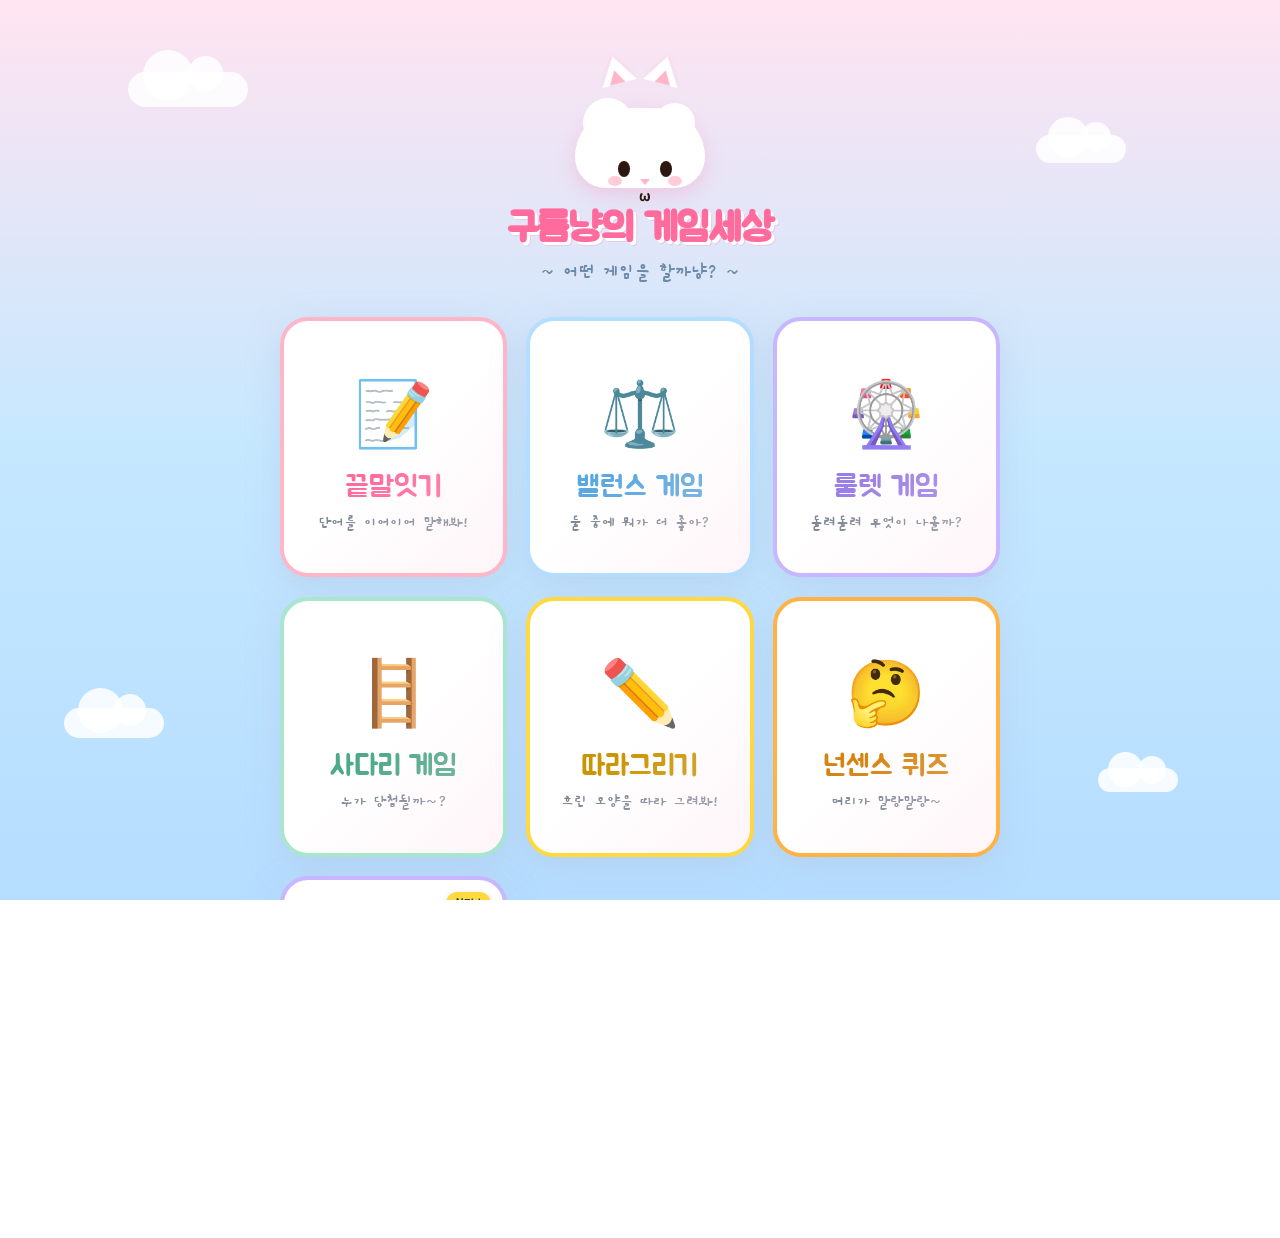
<file: index.html>
<!DOCTYPE html>
<html lang="ko">
<head>
  <meta charset="UTF-8">
  <meta name="viewport" content="width=device-width, initial-scale=1.0, viewport-fit=cover">
  <meta name="apple-mobile-web-app-capable" content="yes">
  <meta name="apple-mobile-web-app-status-bar-style" content="default">
  <meta name="apple-mobile-web-app-title" content="구름냥">
  <meta name="theme-color" content="#FFE4F1">
  <link rel="manifest" href="/manifest.json">
  <link rel="icon" type="image/svg+xml" href="/icon.svg">
  <link rel="apple-touch-icon" href="/icon.svg">
  <title>구름냥의 게임세상</title>
  <link rel="preconnect" href="https://fonts.googleapis.com">
  <link rel="preconnect" href="https://fonts.gstatic.com" crossorigin>
  <link href="https://fonts.googleapis.com/css2?family=Jua&family=Gaegu:wght@400;700&family=Noto+Sans+KR:wght@400;500;700&display=swap" rel="stylesheet">
  <style>
    * { margin: 0; padding: 0; box-sizing: border-box; }

    html, body {
      height: 100%;
      font-family: 'Noto Sans KR', sans-serif;
      overflow-x: hidden;
    }

    body {
      background: linear-gradient(180deg, #FFE4F1 0%, #C5E8FF 50%, #B5DDFF 100%);
      background-attachment: fixed;
      position: relative;
      min-height: 100dvh;
      display: flex;
      flex-direction: column;
      align-items: center;
      justify-content: flex-start;
      padding: max(2rem, env(safe-area-inset-top)) 1rem max(2rem, env(safe-area-inset-bottom));
    }

    /* 떠다니는 구름 장식 */
    .cloud {
      position: absolute;
      background: rgba(255, 255, 255, 0.85);
      border-radius: 100px;
      filter: blur(0.5px);
      animation: float 20s ease-in-out infinite;
      pointer-events: none;
    }
    .cloud::before, .cloud::after {
      content: '';
      position: absolute;
      background: rgba(255, 255, 255, 0.85);
      border-radius: 50%;
    }
    .cloud-1 {
      width: 120px; height: 35px;
      top: 8%; left: 10%;
      animation-delay: 0s;
    }
    .cloud-1::before {
      width: 50px; height: 50px;
      top: -22px; left: 15px;
    }
    .cloud-1::after {
      width: 35px; height: 35px;
      top: -16px; left: 60px;
    }
    .cloud-2 {
      width: 90px; height: 28px;
      top: 15%; right: 12%;
      animation-delay: -7s;
    }
    .cloud-2::before {
      width: 40px; height: 40px;
      top: -18px; left: 12px;
    }
    .cloud-2::after {
      width: 30px; height: 30px;
      top: -13px; left: 45px;
    }
    .cloud-3 {
      width: 100px; height: 30px;
      bottom: 18%; left: 5%;
      animation-delay: -14s;
    }
    .cloud-3::before {
      width: 45px; height: 45px;
      top: -20px; left: 14px;
    }
    .cloud-3::after {
      width: 32px; height: 32px;
      top: -14px; left: 50px;
    }
    .cloud-4 {
      width: 80px; height: 24px;
      bottom: 12%; right: 8%;
      animation-delay: -10s;
    }
    .cloud-4::before {
      width: 35px; height: 35px;
      top: -16px; left: 10px;
    }
    .cloud-4::after {
      width: 28px; height: 28px;
      top: -12px; left: 40px;
    }

    @keyframes float {
      0%, 100% { transform: translateY(0) translateX(0); }
      25% { transform: translateY(-15px) translateX(10px); }
      50% { transform: translateY(-5px) translateX(-10px); }
      75% { transform: translateY(-20px) translateX(5px); }
    }

    /* 헤더 */
    .header {
      text-align: center;
      margin: 1rem 0 2rem;
      z-index: 2;
    }

    .footer-msg {
      margin-top: 2rem;
      margin-bottom: 1rem;
    }

    .mascot {
      width: 140px;
      height: 140px;
      margin: 0 auto 1rem;
      position: relative;
      animation: bounce 3s ease-in-out infinite;
    }

    @keyframes bounce {
      0%, 100% { transform: translateY(0); }
      50% { transform: translateY(-10px); }
    }

    /* 구름 모양 몸통 */
    .cat-body {
      position: absolute;
      width: 130px;
      height: 80px;
      background: white;
      border-radius: 80px 80px 50px 50px;
      bottom: 0;
      left: 5px;
      box-shadow: 0 6px 20px rgba(255, 130, 180, 0.3);
    }
    .cat-body::before, .cat-body::after {
      content: '';
      position: absolute;
      background: white;
      border-radius: 50%;
    }
    .cat-body::before {
      width: 50px; height: 50px;
      top: -10px; left: 8px;
    }
    .cat-body::after {
      width: 40px; height: 40px;
      top: -5px; right: 10px;
    }

    /* 고양이 귀 */
    .cat-ear {
      position: absolute;
      width: 0; height: 0;
      border-left: 18px solid transparent;
      border-right: 18px solid transparent;
      border-bottom: 28px solid white;
      top: 8px;
      z-index: 2;
      filter: drop-shadow(0 -2px 2px rgba(255, 130, 180, 0.15));
    }
    .ear-left {
      left: 28px;
      transform: rotate(-15deg);
    }
    .ear-right {
      right: 28px;
      transform: rotate(15deg);
    }
    .cat-ear-inner {
      position: absolute;
      width: 0; height: 0;
      border-left: 8px solid transparent;
      border-right: 8px solid transparent;
      border-bottom: 14px solid #FFB6C8;
      top: 22px;
      z-index: 3;
    }
    .ear-inner-left {
      left: 38px;
      transform: rotate(-15deg);
    }
    .ear-inner-right {
      right: 38px;
      transform: rotate(15deg);
    }

    /* 얼굴 */
    .cat-face {
      position: absolute;
      width: 90px;
      height: 70px;
      top: 35px;
      left: 25px;
      z-index: 4;
    }

    .cat-eye {
      position: absolute;
      width: 12px;
      height: 16px;
      background: #2C1810;
      border-radius: 50%;
      top: 18px;
      animation: blink 4s ease-in-out infinite;
    }
    .eye-left { left: 18px; }
    .eye-right { right: 18px; }

    @keyframes blink {
      0%, 96%, 100% { transform: scaleY(1); }
      98% { transform: scaleY(0.1); }
    }

    .cat-cheek {
      position: absolute;
      width: 14px;
      height: 10px;
      background: #FFB6C8;
      border-radius: 50%;
      top: 33px;
      opacity: 0.7;
    }
    .cheek-left { left: 8px; }
    .cheek-right { right: 8px; }

    .cat-nose {
      position: absolute;
      width: 0; height: 0;
      border-left: 5px solid transparent;
      border-right: 5px solid transparent;
      border-top: 6px solid #FFB6C8;
      top: 36px;
      left: 50%;
      transform: translateX(-50%);
    }

    .cat-mouth {
      position: absolute;
      top: 42px;
      left: 50%;
      transform: translateX(-50%);
      font-size: 14px;
      color: #2C1810;
      font-weight: bold;
    }

    .title {
      font-family: 'Jua', sans-serif;
      font-size: 2.5rem;
      color: #FF6B9D;
      letter-spacing: -0.02em;
      text-shadow: 3px 3px 0 white, 4px 4px 0 rgba(255, 107, 157, 0.2);
      margin-bottom: 0.4rem;
    }

    .subtitle {
      font-family: 'Gaegu', cursive;
      font-size: 1.2rem;
      color: #6B8AAA;
      font-weight: 700;
    }

    /* 게임 카드 */
    .games {
      display: grid;
      grid-template-columns: repeat(auto-fit, minmax(220px, 1fr));
      gap: 1.2rem;
      max-width: 720px;
      width: 100%;
      z-index: 2;
    }

    .game-card {
      background: white;
      border-radius: 28px;
      padding: 2rem 1.5rem;
      text-decoration: none;
      color: inherit;
      box-shadow: 0 10px 30px rgba(180, 200, 230, 0.5);
      transition: all 0.3s cubic-bezier(0.4, 0, 0.2, 1);
      cursor: pointer;
      position: relative;
      overflow: hidden;
      text-align: center;
      display: flex;
      flex-direction: column;
      align-items: center;
      justify-content: center;
      min-height: 260px;
      border: 4px solid transparent;
    }

    .game-card::before {
      content: '';
      position: absolute;
      top: 0;
      left: 0;
      right: 0;
      bottom: 0;
      background: linear-gradient(135deg, transparent 50%, rgba(255, 230, 240, 0.4) 100%);
      pointer-events: none;
    }

    .game-card:hover {
      transform: translateY(-8px) rotate(-1deg);
      box-shadow: 0 20px 40px rgba(180, 200, 230, 0.6);
    }

    .game-card.coming-soon {
      opacity: 0.65;
      cursor: not-allowed;
    }

    .game-card.coming-soon:hover {
      transform: none;
    }

    .card-emoji {
      font-size: 4rem;
      margin-bottom: 1rem;
      display: block;
      animation: wiggle 3s ease-in-out infinite;
    }

    .game-card:nth-child(2) .card-emoji {
      animation-delay: 1.5s;
    }

    @keyframes wiggle {
      0%, 100% { transform: rotate(0deg); }
      25% { transform: rotate(-10deg); }
      75% { transform: rotate(10deg); }
    }

    .card-title {
      font-family: 'Jua', sans-serif;
      font-size: 1.8rem;
      color: #2C3E50;
      margin-bottom: 0.4rem;
    }

    .card-desc {
      font-family: 'Gaegu', cursive;
      font-size: 1rem;
      color: #7B8794;
      font-weight: 700;
    }

    .card-1 { border-color: #FFB6C8; }
    .card-1 .card-title { color: #FF6B9D; }

    .card-2 { border-color: #B5DDFF; }
    .card-2 .card-title { color: #5BA8E0; }

    .card-3 { border-color: #C8B6FF; }
    .card-3 .card-title { color: #9B7FE8; }

    .card-4 { border-color: #A8E6CF; }
    .card-4 .card-title { color: #4DA989; }

    .card-5 { border-color: #FFD93D; }
    .card-5 .card-title { color: #C99500; }

    .card-6 { border-color: #FFB347; }
    .card-6 .card-title { color: #D6840F; }

    .card-7 { border-color: #C8B6FF; }
    .card-7 .card-title { color: #9B7FE8; }

    .badge {
      position: absolute;
      top: 12px;
      right: 12px;
      background: #FFD93D;
      color: #2C3E50;
      font-family: 'Jua', sans-serif;
      font-size: 0.75rem;
      padding: 4px 10px;
      border-radius: 12px;
      box-shadow: 0 2px 6px rgba(0,0,0,0.15);
    }

    .footer-msg {
      margin-top: 2rem;
      font-family: 'Gaegu', cursive;
      font-size: 1.1rem;
      color: #7B8794;
      font-weight: 700;
      z-index: 2;
      text-align: center;
    }

    .footer-msg .heart {
      color: #FF6B9D;
      animation: heartbeat 1.2s ease-in-out infinite;
      display: inline-block;
    }

    @keyframes heartbeat {
      0%, 100% { transform: scale(1); }
      50% { transform: scale(1.2); }
    }

    @media (max-width: 480px) {
      .title { font-size: 2rem; }
      .mascot { width: 120px; height: 120px; }
      .cat-body { width: 110px; height: 70px; }
      .games { grid-template-columns: 1fr; }
      .game-card { min-height: 200px; padding: 1.5rem 1rem; }
      .card-emoji { font-size: 3rem; }
      .card-title { font-size: 1.5rem; }
    }
  </style>
</head>
<body>

  <!-- 떠다니는 구름들 -->
  <div class="cloud cloud-1"></div>
  <div class="cloud cloud-2"></div>
  <div class="cloud cloud-3"></div>
  <div class="cloud cloud-4"></div>

  <!-- 헤더 (마스코트 + 제목) -->
  <div class="header">
    <div class="mascot">
      <div class="cat-ear ear-left"></div>
      <div class="cat-ear ear-right"></div>
      <div class="cat-ear-inner ear-inner-left"></div>
      <div class="cat-ear-inner ear-inner-right"></div>
      <div class="cat-body">
        <div class="cat-face">
          <div class="cat-eye eye-left"></div>
          <div class="cat-eye eye-right"></div>
          <div class="cat-cheek cheek-left"></div>
          <div class="cat-cheek cheek-right"></div>
          <div class="cat-nose"></div>
          <div class="cat-mouth">ω</div>
        </div>
      </div>
    </div>
    <h1 class="title">구름냥의 게임세상</h1>
    <p class="subtitle">~ 어떤 게임을 할까냥? ~</p>
  </div>

  <!-- 게임 카드들 -->
  <div class="games">
    <a href="/wordchain.html" class="game-card card-1">
      <span class="card-emoji">📝</span>
      <div class="card-title">끝말잇기</div>
      <div class="card-desc">단어를 이어이어 말해봐!</div>
    </a>

    <a href="/balance.html" class="game-card card-2">
      <span class="card-emoji">⚖️</span>
      <div class="card-title">밸런스 게임</div>
      <div class="card-desc">둘 중에 뭐가 더 좋아?</div>
    </a>

    <a href="/roulette.html" class="game-card card-3">
      <span class="card-emoji">🎡</span>
      <div class="card-title">룰렛 게임</div>
      <div class="card-desc">돌려돌려 무엇이 나올까?</div>
    </a>

    <a href="/ladder.html" class="game-card card-4">
      <span class="card-emoji">🪜</span>
      <div class="card-title">사다리 게임</div>
      <div class="card-desc">누가 당첨될까~?</div>
    </a>

    <a href="/trace.html" class="game-card card-5">
      <span class="card-emoji">✏️</span>
      <div class="card-title">따라그리기</div>
      <div class="card-desc">흐린 모양을 따라 그려봐!</div>
    </a>

    <a href="/quiz.html" class="game-card card-6">
      <span class="card-emoji">🤔</span>
      <div class="card-title">넌센스 퀴즈</div>
      <div class="card-desc">머리가 말랑말랑~</div>
    </a>

    <a href="/english.html" class="game-card card-7">
      <span class="badge">NEW</span>
      <span class="card-emoji">🔤</span>
      <div class="card-title">영어 단어</div>
      <div class="card-desc">English Game!</div>
    </a>
  </div>

  <p class="footer-msg">
    구름냥과 함께 놀아요 <span class="heart">♥</span>
  </p>

</body>
</html>
</file>
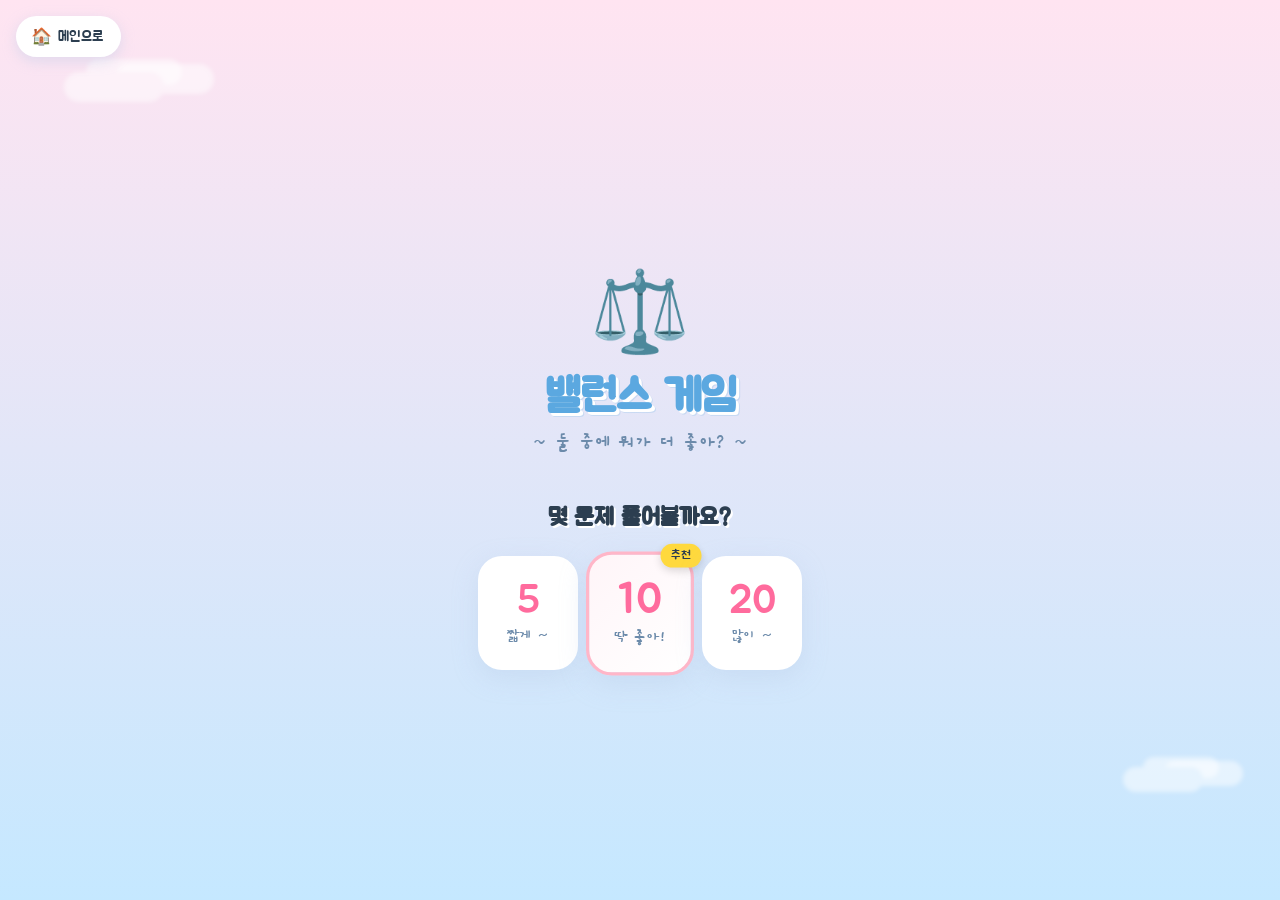
<file: balance.html>
<!DOCTYPE html>
<html lang="ko">
<head>
  <meta charset="UTF-8">
  <meta name="viewport" content="width=device-width, initial-scale=1.0, viewport-fit=cover">
  <meta name="apple-mobile-web-app-capable" content="yes">
  <meta name="apple-mobile-web-app-status-bar-style" content="default">
  <meta name="apple-mobile-web-app-title" content="구름냥">
  <meta name="theme-color" content="#FFE4F1">
  <link rel="manifest" href="/manifest.json">
  <link rel="icon" type="image/svg+xml" href="/icon.svg">
  <link rel="apple-touch-icon" href="/icon.svg">
  <title>밸런스 게임 - 구름냥의 게임세상</title>
  <link rel="preconnect" href="https://fonts.googleapis.com">
  <link rel="preconnect" href="https://fonts.gstatic.com" crossorigin>
  <link href="https://fonts.googleapis.com/css2?family=Jua&family=Gaegu:wght@400;700&family=Noto+Sans+KR:wght@400;500;700&display=swap" rel="stylesheet">
  <link rel="stylesheet" href="balance.css">
</head>
<body>

  <!-- 메인으로 버튼 -->
  <a href="/" class="btn-home" title="메인으로">
    <span class="home-icon">🏠</span>
    <span class="home-text">메인으로</span>
  </a>

  <!-- ============ 시작 화면 ============ -->
  <div id="screen-start" class="screen active">
    <div class="start-container">
      <div class="logo-area">
        <div class="logo-emoji">⚖️</div>
        <h1 class="logo-title">밸런스 게임</h1>
        <p class="logo-sub">~ 둘 중에 뭐가 더 좋아? ~</p>
      </div>

      <div class="menu-section">
        <h2 class="menu-title">몇 문제 풀어볼까요?</h2>
        <div class="count-buttons">
          <button class="btn-count" onclick="startGame(5)">
            <span class="count-num">5</span>
            <span class="count-label">짧게 ~</span>
          </button>
          <button class="btn-count featured" onclick="startGame(10)">
            <span class="count-num">10</span>
            <span class="count-label">딱 좋아!</span>
            <span class="count-badge">추천</span>
          </button>
          <button class="btn-count" onclick="startGame(20)">
            <span class="count-num">20</span>
            <span class="count-label">많이 ~</span>
          </button>
        </div>
      </div>
    </div>
  </div>

  <!-- ============ 게임 화면 ============ -->
  <div id="screen-game" class="screen">
    <div class="game-container">
      <!-- 진행도 -->
      <div class="game-header">
        <div class="progress-info">
          <span class="progress-current" id="progress-current">1</span>
          <span class="progress-divider">/</span>
          <span class="progress-total" id="progress-total">10</span>
        </div>
        <div class="progress-bar">
          <div class="progress-fill" id="progress-fill"></div>
        </div>
      </div>

      <!-- 질문 -->
      <h2 class="question-title">어느 쪽이 더 좋아? 🤔</h2>

      <!-- 카드 영역 -->
      <div class="cards-area">
        <button class="choice-card card-left" id="card-left" onclick="select('left')">
          <span class="card-emoji" id="emoji-left"></span>
          <span class="card-text" id="text-left"></span>
          <span class="card-check">✓</span>
        </button>

        <div class="vs-divider">
          <span class="vs-text">VS</span>
        </div>

        <button class="choice-card card-right" id="card-right" onclick="select('right')">
          <span class="card-emoji" id="emoji-right"></span>
          <span class="card-text" id="text-right"></span>
          <span class="card-check">✓</span>
        </button>
      </div>

      <p class="hint-text">고르고 싶은 카드를 눌러봐!</p>
    </div>
  </div>

  <!-- ============ 결과 화면 ============ -->
  <div id="screen-result" class="screen">
    <div class="result-container">
      <div class="result-emoji" id="result-emoji">🎉</div>
      <h2 class="result-title" id="result-title">다 풀었어요!</h2>
      <p class="result-sub" id="result-sub">내가 고른 것들이에요 ♥</p>

      <div class="result-traits" id="result-traits"></div>

      <div class="result-divider">
        <span>내가 고른 답들 ♥</span>
      </div>

      <div class="result-list" id="result-list"></div>

      <div class="result-buttons">
        <button class="btn-replay" onclick="restartGame()">다시 하기</button>
        <button class="btn-home-result" onclick="location.href='/'">메인으로</button>
      </div>
    </div>
  </div>

  <script src="balance.js"></script>
</body>
</html>
</file>
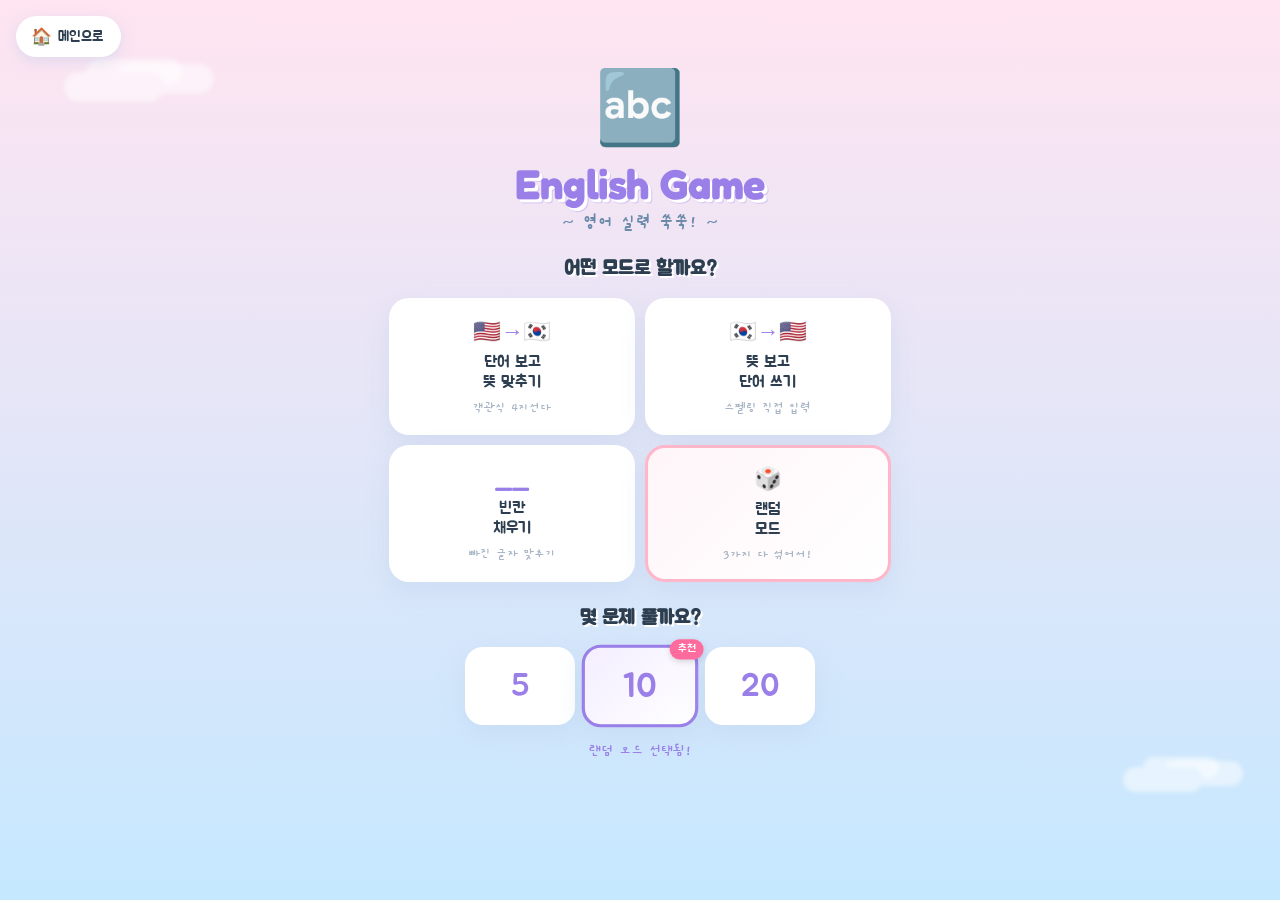
<file: english.html>
<!DOCTYPE html>
<html lang="ko">
<head>
  <meta charset="UTF-8">
  <meta name="viewport" content="width=device-width, initial-scale=1.0, viewport-fit=cover">
  <meta name="apple-mobile-web-app-capable" content="yes">
  <meta name="apple-mobile-web-app-status-bar-style" content="default">
  <meta name="apple-mobile-web-app-title" content="구름냥">
  <meta name="theme-color" content="#FFE4F1">
  <link rel="manifest" href="/manifest.json">
  <link rel="icon" type="image/svg+xml" href="/icon.svg">
  <link rel="apple-touch-icon" href="/icon.svg">
  <title>영어 단어 게임 - 구름냥의 게임세상</title>
  <link rel="preconnect" href="https://fonts.googleapis.com">
  <link rel="preconnect" href="https://fonts.gstatic.com" crossorigin>
  <link href="https://fonts.googleapis.com/css2?family=Jua&family=Gaegu:wght@400;700&family=Noto+Sans+KR:wght@400;500;700&family=Fredoka:wght@500;700&display=swap" rel="stylesheet">
  <link rel="stylesheet" href="english.css">
</head>
<body>

  <a href="/" class="btn-home" title="메인으로">
    <span class="home-icon">🏠</span>
    <span class="home-text">메인으로</span>
  </a>

  <!-- ============ 시작 화면 ============ -->
  <div id="screen-start" class="screen active">
    <div class="start-container">
      <div class="logo-area">
        <div class="logo-emoji">🔤</div>
        <h1 class="logo-title">English Game</h1>
        <p class="logo-sub">~ 영어 실력 쑥쑥! ~</p>
      </div>

      <h2 class="menu-title">어떤 모드로 할까요?</h2>
      <div class="mode-grid">
        <button class="mode-card" onclick="selectMode('en2ko')">
          <div class="mode-icon">🇺🇸→🇰🇷</div>
          <div class="mode-name">단어 보고<br>뜻 맞추기</div>
          <div class="mode-desc">객관식 4지선다</div>
        </button>
        <button class="mode-card" onclick="selectMode('ko2en')">
          <div class="mode-icon">🇰🇷→🇺🇸</div>
          <div class="mode-name">뜻 보고<br>단어 쓰기</div>
          <div class="mode-desc">스펠링 직접 입력</div>
        </button>
        <button class="mode-card" onclick="selectMode('blank')">
          <div class="mode-icon">__</div>
          <div class="mode-name">빈칸<br>채우기</div>
          <div class="mode-desc">빠진 글자 맞추기</div>
        </button>
        <button class="mode-card featured" onclick="selectMode('mix')">
          <div class="mode-icon">🎲</div>
          <div class="mode-name">랜덤<br>모드</div>
          <div class="mode-desc">3가지 다 섞어서!</div>
        </button>
      </div>

      <h2 class="menu-title">몇 문제 풀까요?</h2>
      <div class="count-buttons">
        <button class="btn-count" onclick="startGame(5)">
          <span class="count-num">5</span>
        </button>
        <button class="btn-count featured" onclick="startGame(10)">
          <span class="count-num">10</span>
          <span class="count-badge">추천</span>
        </button>
        <button class="btn-count" onclick="startGame(20)">
          <span class="count-num">20</span>
        </button>
      </div>

      <p class="selected-mode" id="selected-mode-text">랜덤 모드 선택됨!</p>
    </div>
  </div>

  <!-- ============ 게임 화면 ============ -->
  <div id="screen-game" class="screen">
    <div class="game-container">
      <div class="game-header">
        <button class="btn-quit" onclick="quitGame()">나가기</button>
        <div class="progress-info">
          <span class="progress-current" id="progress-current">1</span>
          <span class="progress-divider">/</span>
          <span class="progress-total" id="progress-total">10</span>
        </div>
      </div>

      <div class="progress-bar">
        <div class="progress-fill" id="progress-fill"></div>
      </div>

      <!-- 문제 카드 -->
      <div class="question-card" id="question-card">
        <div class="mode-label" id="mode-label"></div>
        <div class="question-content" id="question-content">
          <!-- 모드별 동적 내용 -->
        </div>
        <div class="question-sub" id="question-sub"></div>
      </div>

      <!-- 답안 영역 -->
      <div class="answer-area" id="answer-area">
        <!-- 객관식 (모드 1) -->
        <div class="choice-grid hidden" id="choice-grid"></div>

        <!-- 입력 (모드 2, 3) -->
        <div class="input-area hidden" id="input-area">
          <div class="input-row">
            <input type="text" id="answer-input" class="answer-input"
              placeholder="답을 적어봐요..." autocomplete="off"
              autocapitalize="off" spellcheck="false" maxlength="20">
            <button class="btn-submit" onclick="submitAnswer()">제출</button>
          </div>
        </div>
      </div>

      <div class="feedback-msg" id="feedback-msg"></div>

      <div class="extra-buttons" id="extra-buttons">
        <button class="btn-hint" id="btn-hint" onclick="useHint()">
          <span class="hint-icon">💡</span>
          <span class="hint-label">힌트</span>
        </button>
        <button class="btn-show-answer" onclick="giveUp()">🔍 정답 보기</button>
      </div>

      <!-- 정답 카드 (정답 후 표시) -->
      <div class="answer-card hidden" id="answer-card">
        <div class="answer-label" id="answer-label">💖 정답</div>
        <div class="answer-text" id="answer-text"></div>
        <button class="btn-next" onclick="nextQuestion()">다음 문제 ▶</button>
      </div>

      <div class="score-display">
        <span class="score-item correct">
          <span class="score-emoji">🎉</span>
          <span id="correct-count">0</span>
        </span>
        <span class="score-item wrong">
          <span class="score-emoji">😅</span>
          <span id="wrong-count">0</span>
        </span>
      </div>
    </div>
  </div>

  <!-- ============ 결과 화면 ============ -->
  <div id="screen-result" class="screen">
    <div class="result-container">
      <div class="result-emoji" id="result-emoji">🎉</div>
      <div class="score-circle">
        <svg class="score-ring" viewBox="0 0 120 120">
          <circle cx="60" cy="60" r="54" stroke="#F0F4F8" stroke-width="10" fill="none"/>
          <circle id="score-progress" cx="60" cy="60" r="54" stroke="url(#scoreGrad)" stroke-width="10" fill="none"
            stroke-linecap="round" transform="rotate(-90 60 60)"
            stroke-dasharray="339.292" stroke-dashoffset="339.292"/>
          <defs>
            <linearGradient id="scoreGrad" x1="0" y1="0" x2="1" y2="1">
              <stop offset="0" stop-color="#C8B6FF"/>
              <stop offset="1" stop-color="#FF6B9D"/>
            </linearGradient>
          </defs>
        </svg>
        <div class="score-numbers">
          <span class="score-correct" id="final-correct">0</span>
          <span class="score-divider">/</span>
          <span class="score-total" id="final-total">10</span>
        </div>
      </div>
      <h2 class="result-title" id="result-title"></h2>
      <p class="result-sub" id="result-sub"></p>

      <div class="result-buttons">
        <button class="btn-replay" onclick="restartGame()">한 번 더!</button>
        <button class="btn-other" onclick="location.href='/'">메인으로</button>
      </div>
    </div>
  </div>

  <script src="english-data.js"></script>
  <script src="english.js"></script>
</body>
</html>
</file>
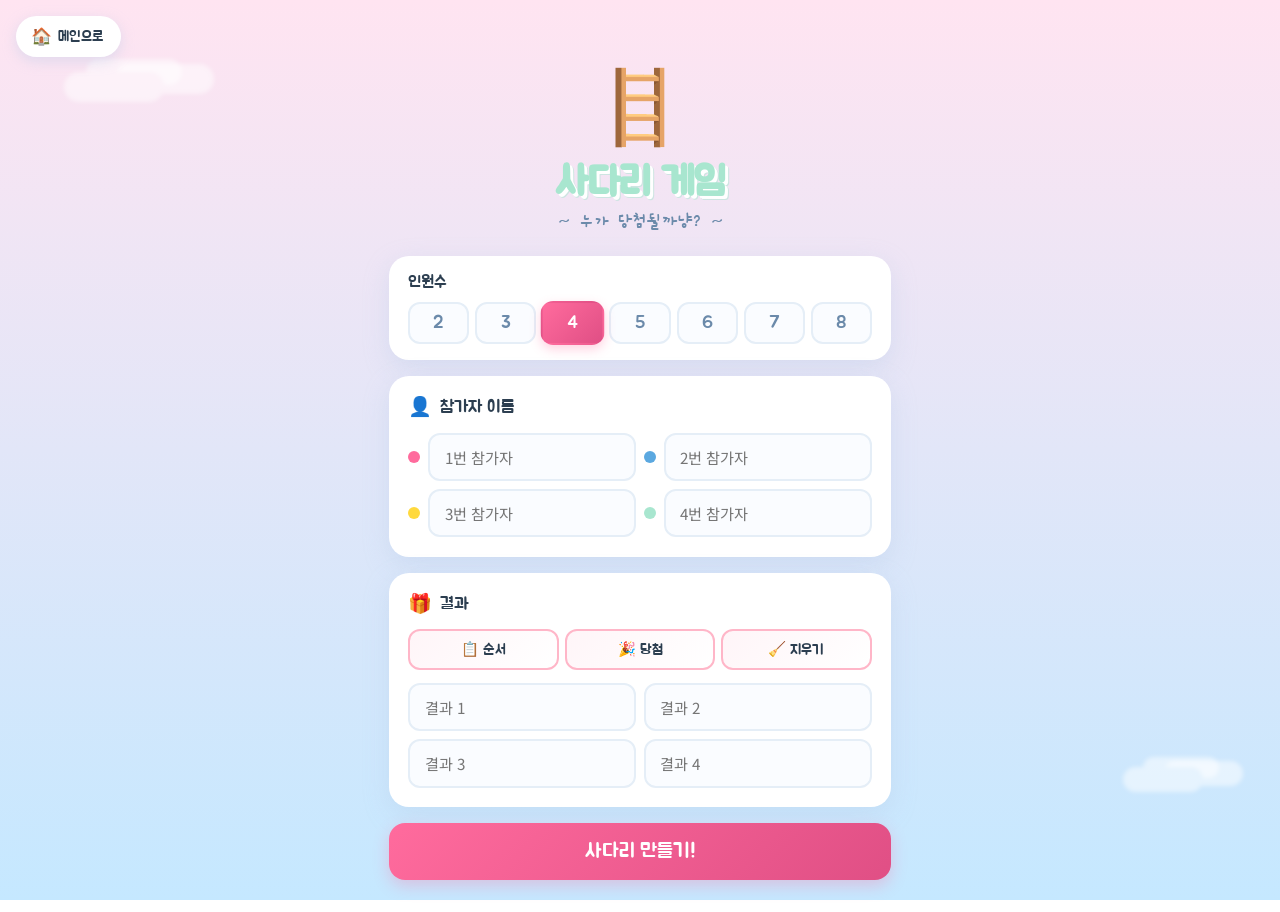
<file: ladder.html>
<!DOCTYPE html>
<html lang="ko">
<head>
  <meta charset="UTF-8">
  <meta name="viewport" content="width=device-width, initial-scale=1.0, viewport-fit=cover">
  <meta name="apple-mobile-web-app-capable" content="yes">
  <meta name="apple-mobile-web-app-status-bar-style" content="default">
  <meta name="apple-mobile-web-app-title" content="구름냥">
  <meta name="theme-color" content="#FFE4F1">
  <link rel="manifest" href="/manifest.json">
  <link rel="icon" type="image/svg+xml" href="/icon.svg">
  <link rel="apple-touch-icon" href="/icon.svg">
  <title>사다리 게임 - 구름냥의 게임세상</title>
  <link rel="preconnect" href="https://fonts.googleapis.com">
  <link rel="preconnect" href="https://fonts.gstatic.com" crossorigin>
  <link href="https://fonts.googleapis.com/css2?family=Jua&family=Gaegu:wght@400;700&family=Noto+Sans+KR:wght@400;500;700&display=swap" rel="stylesheet">
  <link rel="stylesheet" href="ladder.css">
</head>
<body>

  <a href="/" class="btn-home" title="메인으로">
    <span class="home-icon">🏠</span>
    <span class="home-text">메인으로</span>
  </a>

  <!-- ============ 설정 화면 ============ -->
  <div id="screen-setup" class="screen active">
    <div class="setup-container">
      <div class="logo-area">
        <div class="logo-emoji">🪜</div>
        <h1 class="logo-title">사다리 게임</h1>
        <p class="logo-sub">~ 누가 당첨될까냥? ~</p>
      </div>

      <!-- 인원 선택 -->
      <div class="count-section">
        <div class="count-label">인원수</div>
        <div class="count-picker">
          <button class="count-btn" data-n="2" onclick="setPlayerCount(2)">2</button>
          <button class="count-btn" data-n="3" onclick="setPlayerCount(3)">3</button>
          <button class="count-btn active" data-n="4" onclick="setPlayerCount(4)">4</button>
          <button class="count-btn" data-n="5" onclick="setPlayerCount(5)">5</button>
          <button class="count-btn" data-n="6" onclick="setPlayerCount(6)">6</button>
          <button class="count-btn" data-n="7" onclick="setPlayerCount(7)">7</button>
          <button class="count-btn" data-n="8" onclick="setPlayerCount(8)">8</button>
        </div>
      </div>

      <!-- 참가자 입력 -->
      <div class="input-section">
        <div class="section-title">
          <span class="title-icon">👤</span>
          <span>참가자 이름</span>
        </div>
        <div class="input-grid" id="player-inputs"></div>
      </div>

      <!-- 결과 입력 -->
      <div class="input-section">
        <div class="section-title">
          <span class="title-icon">🎁</span>
          <span>결과</span>
        </div>
        <div class="quick-buttons">
          <button class="quick-btn" onclick="fillResults('order')">📋 순서</button>
          <button class="quick-btn" onclick="fillResults('winner')">🎉 당첨</button>
          <button class="quick-btn" onclick="fillResults('clear')">🧹 지우기</button>
        </div>
        <div class="input-grid" id="result-inputs"></div>
      </div>

      <button class="btn-start-game" onclick="startGame()">사다리 만들기!</button>
    </div>
  </div>

  <!-- ============ 게임 화면 ============ -->
  <div id="screen-game" class="screen">
    <div class="game-container">
      <div class="game-header">
        <button class="btn-back-game" onclick="goBackToSetup()">&larr; 다시 설정</button>
        <button class="btn-shuffle" onclick="shuffleAndRedraw()">🔀 다시 섞기</button>
      </div>

      <!-- 참가자 (위) -->
      <div class="players-row" id="players-row"></div>

      <!-- 사다리 -->
      <div class="ladder-area">
        <svg id="ladder-svg" class="ladder-svg" preserveAspectRatio="none"></svg>
      </div>

      <!-- 결과 (아래) -->
      <div class="results-row" id="results-row"></div>

      <!-- 액션 -->
      <div class="action-buttons">
        <button class="btn-action btn-show-all" id="btn-show-all" onclick="showAllPaths()">
          🎯 전체 결과 보기
        </button>
        <button class="btn-action btn-reset-paths" onclick="resetPaths()">
          🔄 초기화
        </button>
      </div>

      <p class="hint-msg">참가자 이름을 누르면 결과가 보여요!</p>
    </div>
  </div>

  <script src="ladder.js"></script>
</body>
</html>
</file>
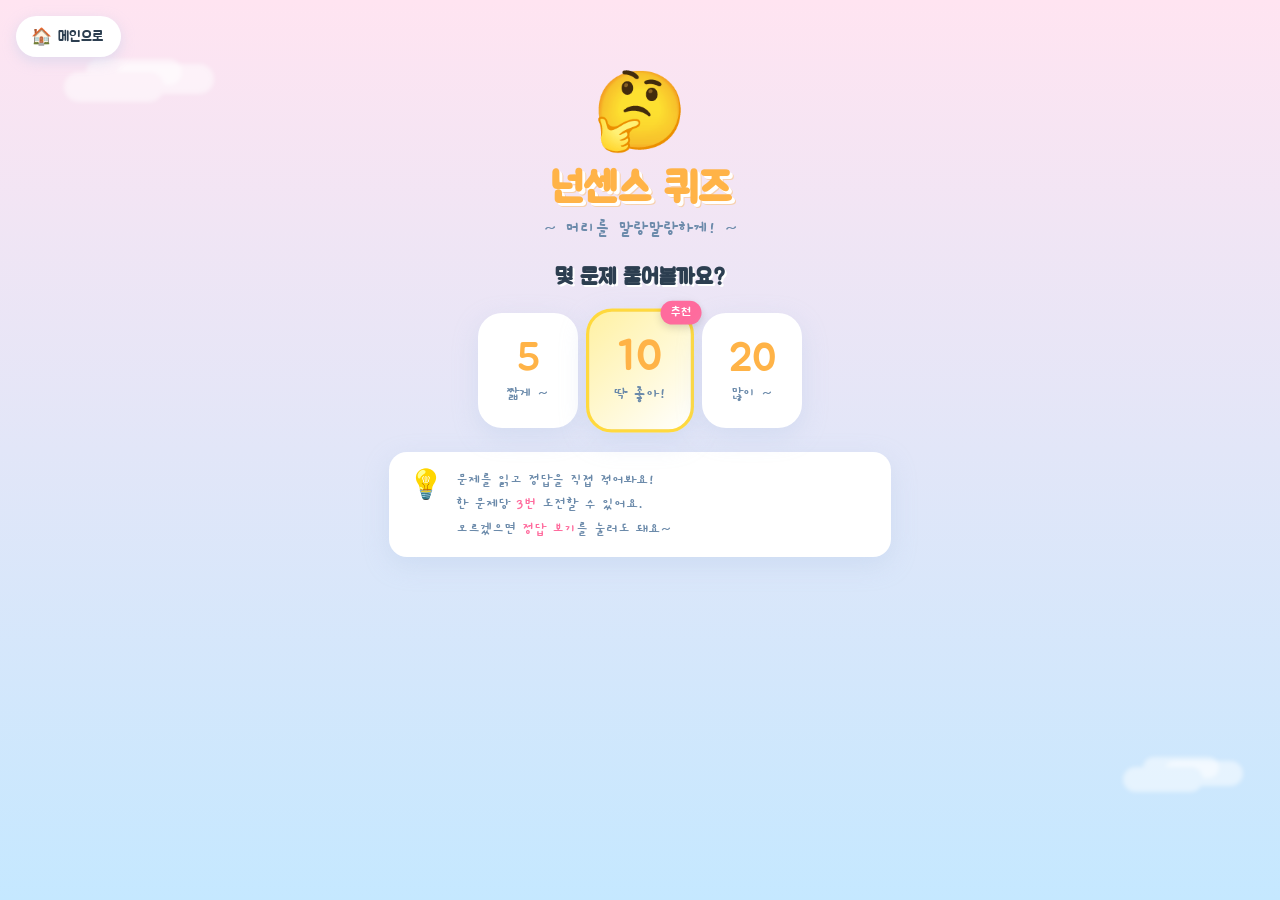
<file: quiz.html>
<!DOCTYPE html>
<html lang="ko">
<head>
  <meta charset="UTF-8">
  <meta name="viewport" content="width=device-width, initial-scale=1.0, viewport-fit=cover">
  <meta name="apple-mobile-web-app-capable" content="yes">
  <meta name="apple-mobile-web-app-status-bar-style" content="default">
  <meta name="apple-mobile-web-app-title" content="구름냥">
  <meta name="theme-color" content="#FFE4F1">
  <link rel="manifest" href="/manifest.json">
  <link rel="icon" type="image/svg+xml" href="/icon.svg">
  <link rel="apple-touch-icon" href="/icon.svg">
  <title>넌센스 퀴즈 - 구름냥의 게임세상</title>
  <link rel="preconnect" href="https://fonts.googleapis.com">
  <link rel="preconnect" href="https://fonts.gstatic.com" crossorigin>
  <link href="https://fonts.googleapis.com/css2?family=Jua&family=Gaegu:wght@400;700&family=Noto+Sans+KR:wght@400;500;700&display=swap" rel="stylesheet">
  <link rel="stylesheet" href="quiz.css">
</head>
<body>

  <a href="/" class="btn-home" title="메인으로">
    <span class="home-icon">🏠</span>
    <span class="home-text">메인으로</span>
  </a>

  <!-- ============ 시작 화면 ============ -->
  <div id="screen-start" class="screen active">
    <div class="start-container">
      <div class="logo-area">
        <div class="logo-emoji">🤔</div>
        <h1 class="logo-title">넌센스 퀴즈</h1>
        <p class="logo-sub">~ 머리를 말랑말랑하게! ~</p>
      </div>

      <h2 class="menu-title">몇 문제 풀어볼까요?</h2>
      <div class="count-buttons">
        <button class="btn-count" onclick="startQuiz(5)">
          <span class="count-num">5</span>
          <span class="count-label">짧게 ~</span>
        </button>
        <button class="btn-count featured" onclick="startQuiz(10)">
          <span class="count-num">10</span>
          <span class="count-label">딱 좋아!</span>
          <span class="count-badge">추천</span>
        </button>
        <button class="btn-count" onclick="startQuiz(20)">
          <span class="count-num">20</span>
          <span class="count-label">많이 ~</span>
        </button>
      </div>

      <div class="info-box">
        <div class="info-icon">💡</div>
        <div class="info-text">
          문제를 읽고 정답을 직접 적어봐요!<br>
          한 문제당 <strong>3번</strong> 도전할 수 있어요.<br>
          모르겠으면 <strong>정답 보기</strong>를 눌러도 돼요~
        </div>
      </div>
    </div>
  </div>

  <!-- ============ 게임 화면 ============ -->
  <div id="screen-game" class="screen">
    <div class="game-container">
      <div class="game-header">
        <button class="btn-quit" onclick="quitGame()">나가기</button>
        <div class="progress-info">
          <span class="progress-current" id="progress-current">1</span>
          <span class="progress-divider">/</span>
          <span class="progress-total" id="progress-total">10</span>
        </div>
      </div>

      <div class="progress-bar">
        <div class="progress-fill" id="progress-fill"></div>
      </div>

      <!-- 문제 카드 -->
      <div class="question-card">
        <div class="question-label">🎯 문제</div>
        <div class="question-text" id="question-text"></div>
      </div>

      <!-- 입력 영역 -->
      <div class="input-area" id="input-area">
        <div class="answer-input-row">
          <input type="text" id="answer-input" class="answer-input"
            placeholder="정답을 적어봐요..." autocomplete="off" maxlength="30">
          <button class="btn-submit-answer" id="btn-submit-answer" onclick="submitAnswer()">제출</button>
        </div>
        <div class="feedback-msg" id="feedback-msg"></div>
        <div class="extra-buttons">
          <button class="btn-hint" id="btn-hint" onclick="useHint()">
            <span class="hint-icon">💡</span>
            <span>힌트</span>
          </button>
          <button class="btn-show-answer" onclick="giveUp()">
            🔍 정답 보기
          </button>
        </div>
      </div>

      <!-- 정답 카드 (처음엔 숨김) -->
      <div class="answer-card hidden" id="answer-card">
        <div class="answer-label" id="answer-label">💖 정답</div>
        <div class="answer-text" id="answer-text"></div>
        <button class="btn-next" onclick="nextQuestion()">다음 문제 ▶</button>
      </div>

      <!-- 점수 표시 -->
      <div class="score-display">
        <span class="score-item correct">
          <span class="score-emoji">🎉</span>
          <span id="correct-count">0</span>
        </span>
        <span class="score-item wrong">
          <span class="score-emoji">😅</span>
          <span id="wrong-count">0</span>
        </span>
      </div>
    </div>
  </div>

  <!-- ============ 결과 화면 ============ -->
  <div id="screen-result" class="screen">
    <div class="result-container">
      <div class="result-emoji" id="result-emoji">🎉</div>
      <div class="score-circle">
        <svg class="score-ring" viewBox="0 0 120 120">
          <circle cx="60" cy="60" r="54" stroke="#F0F4F8" stroke-width="10" fill="none"/>
          <circle id="score-progress" cx="60" cy="60" r="54" stroke="url(#scoreGrad)" stroke-width="10" fill="none"
            stroke-linecap="round" transform="rotate(-90 60 60)"
            stroke-dasharray="339.292" stroke-dashoffset="339.292"/>
          <defs>
            <linearGradient id="scoreGrad" x1="0" y1="0" x2="1" y2="1">
              <stop offset="0" stop-color="#FFD93D"/>
              <stop offset="1" stop-color="#FF6B9D"/>
            </linearGradient>
          </defs>
        </svg>
        <div class="score-numbers">
          <span class="score-correct" id="final-correct">0</span>
          <span class="score-divider">/</span>
          <span class="score-total" id="final-total">10</span>
        </div>
      </div>
      <h2 class="result-title" id="result-title"></h2>
      <p class="result-sub" id="result-sub"></p>

      <div class="result-buttons">
        <button class="btn-replay" onclick="restartGame()">한 번 더!</button>
        <button class="btn-other" onclick="location.href='/'">메인으로</button>
      </div>
    </div>
  </div>

  <script src="quiz-data.js"></script>
  <script src="quiz.js"></script>
</body>
</html>
</file>
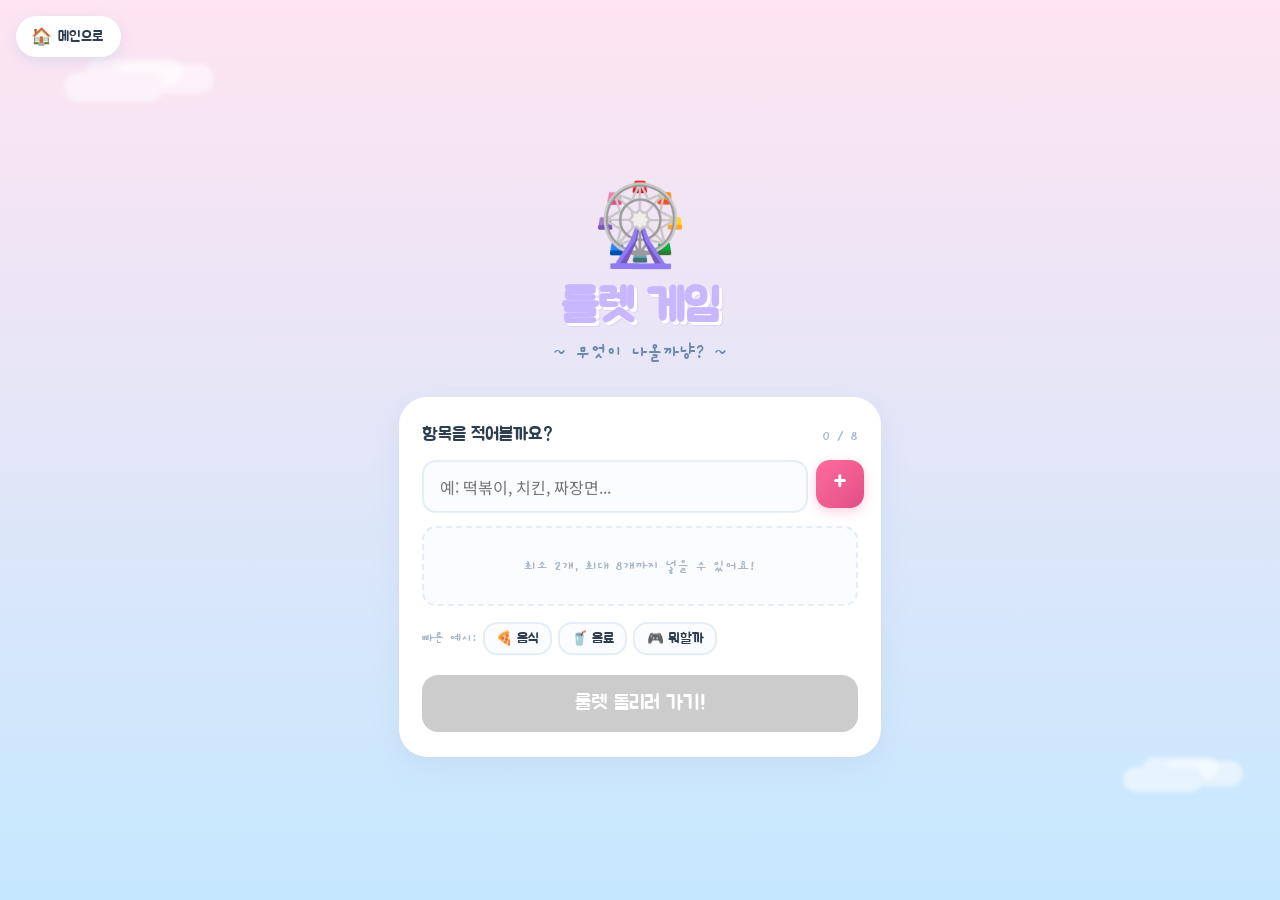
<file: roulette.html>
<!DOCTYPE html>
<html lang="ko">
<head>
  <meta charset="UTF-8">
  <meta name="viewport" content="width=device-width, initial-scale=1.0, viewport-fit=cover">
  <meta name="apple-mobile-web-app-capable" content="yes">
  <meta name="apple-mobile-web-app-status-bar-style" content="default">
  <meta name="apple-mobile-web-app-title" content="구름냥">
  <meta name="theme-color" content="#FFE4F1">
  <link rel="manifest" href="/manifest.json">
  <link rel="icon" type="image/svg+xml" href="/icon.svg">
  <link rel="apple-touch-icon" href="/icon.svg">
  <title>룰렛 - 구름냥의 게임세상</title>
  <link rel="preconnect" href="https://fonts.googleapis.com">
  <link rel="preconnect" href="https://fonts.gstatic.com" crossorigin>
  <link href="https://fonts.googleapis.com/css2?family=Jua&family=Gaegu:wght@400;700&family=Noto+Sans+KR:wght@400;500;700&display=swap" rel="stylesheet">
  <link rel="stylesheet" href="roulette.css">
</head>
<body>

  <!-- 메인으로 버튼 -->
  <a href="/" class="btn-home" title="메인으로">
    <span class="home-icon">🏠</span>
    <span class="home-text">메인으로</span>
  </a>

  <!-- ============ 시작 화면 (항목 입력) ============ -->
  <div id="screen-start" class="screen active">
    <div class="start-container">
      <div class="logo-area">
        <div class="logo-emoji">🎡</div>
        <h1 class="logo-title">룰렛 게임</h1>
        <p class="logo-sub">~ 무엇이 나올까냥? ~</p>
      </div>

      <div class="input-section">
        <div class="input-header">
          <span class="input-title">항목을 적어볼까요?</span>
          <span class="input-counter"><span id="item-count">0</span> / 8</span>
        </div>

        <div class="input-row">
          <input type="text" id="item-input" class="item-input"
            placeholder="예: 떡볶이, 치킨, 짜장면..."
            autocomplete="off" maxlength="20">
          <button class="btn-add" onclick="addItem()" id="btn-add">+</button>
        </div>

        <div class="items-list" id="items-list">
          <p class="empty-msg">최소 2개, 최대 8개까지 넣을 수 있어요!</p>
        </div>

        <div class="quick-presets">
          <span class="presets-label">빠른 예시:</span>
          <button class="preset-chip" onclick="loadPreset('food')">🍕 음식</button>
          <button class="preset-chip" onclick="loadPreset('drink')">🥤 음료</button>
          <button class="preset-chip" onclick="loadPreset('activity')">🎮 뭐할까</button>
        </div>

        <button class="btn-start-game" id="btn-start" onclick="startRoulette()" disabled>
          룰렛 돌리러 가기!
        </button>
      </div>
    </div>
  </div>

  <!-- ============ 룰렛 화면 ============ -->
  <div id="screen-game" class="screen">
    <div class="game-container">
      <div class="game-header">
        <button class="btn-back-game" onclick="goBackToInput()">&larr; 항목 수정</button>
      </div>

      <div class="wheel-area">
        <div class="pointer">
          <div class="pointer-inner"></div>
        </div>
        <div class="wheel-wrapper">
          <svg id="wheel" class="wheel" viewBox="0 0 400 400"></svg>
          <div class="wheel-center">
            <span class="wheel-center-emoji">🎯</span>
          </div>
        </div>
      </div>

      <button class="btn-spin" id="btn-spin" onclick="spinWheel()">
        <span class="spin-text">돌리기!</span>
      </button>

      <div id="result-display" class="result-display"></div>
    </div>
  </div>

  <script src="roulette.js"></script>
</body>
</html>
</file>
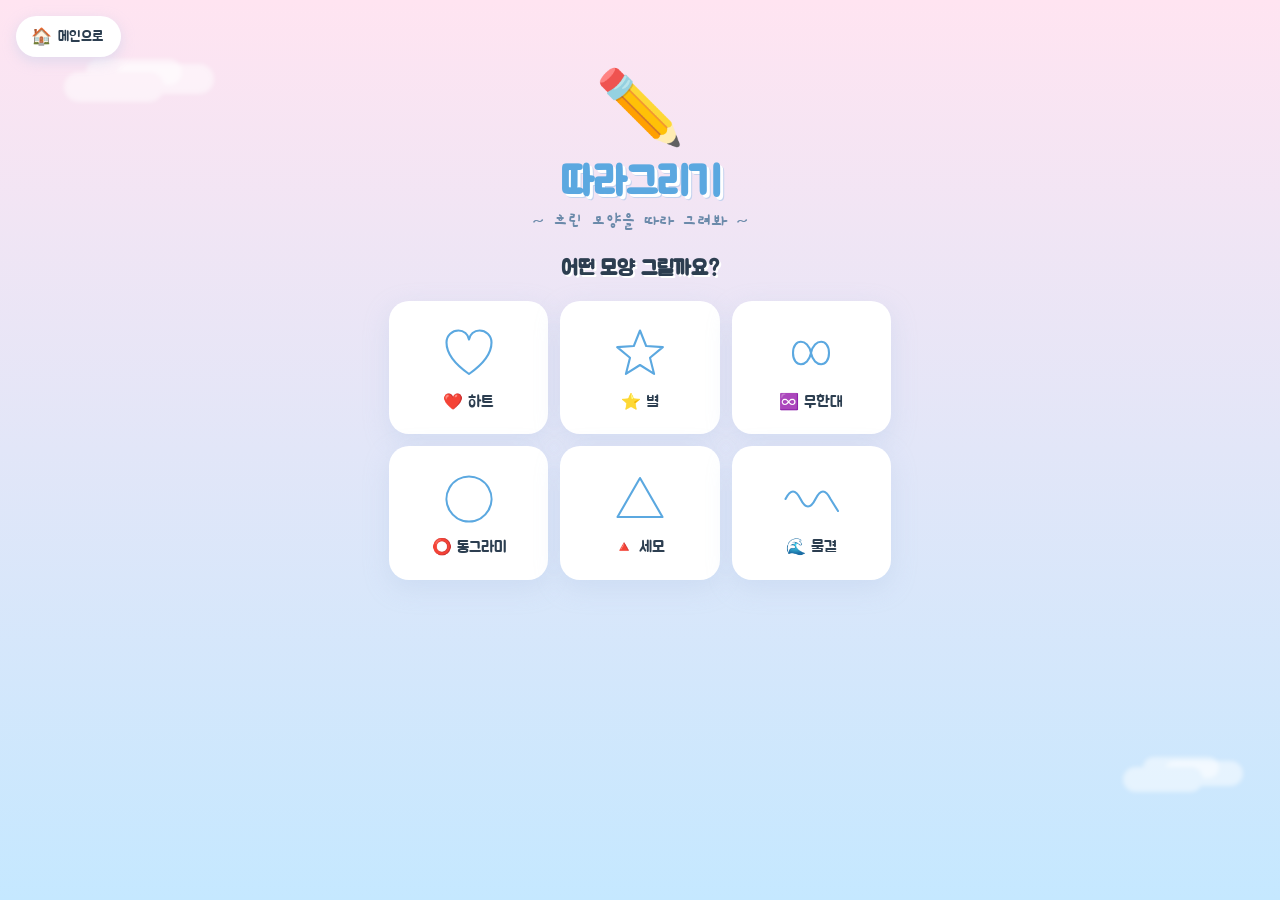
<file: trace.html>
<!DOCTYPE html>
<html lang="ko">
<head>
  <meta charset="UTF-8">
  <meta name="viewport" content="width=device-width, initial-scale=1.0, viewport-fit=cover, user-scalable=no">
  <meta name="apple-mobile-web-app-capable" content="yes">
  <meta name="apple-mobile-web-app-status-bar-style" content="default">
  <meta name="apple-mobile-web-app-title" content="구름냥">
  <meta name="theme-color" content="#FFE4F1">
  <link rel="manifest" href="/manifest.json">
  <link rel="icon" type="image/svg+xml" href="/icon.svg">
  <link rel="apple-touch-icon" href="/icon.svg">
  <title>따라그리기 - 구름냥의 게임세상</title>
  <link rel="preconnect" href="https://fonts.googleapis.com">
  <link rel="preconnect" href="https://fonts.gstatic.com" crossorigin>
  <link href="https://fonts.googleapis.com/css2?family=Jua&family=Gaegu:wght@400;700&family=Noto+Sans+KR:wght@400;500;700&display=swap" rel="stylesheet">
  <link rel="stylesheet" href="trace.css">
</head>
<body>

  <a href="/" class="btn-home" title="메인으로">
    <span class="home-icon">🏠</span>
    <span class="home-text">메인으로</span>
  </a>

  <!-- ============ 시작 화면 (모양 선택) ============ -->
  <div id="screen-start" class="screen active">
    <div class="start-container">
      <div class="logo-area">
        <div class="logo-emoji">✏️</div>
        <h1 class="logo-title">따라그리기</h1>
        <p class="logo-sub">~ 흐린 모양을 따라 그려봐 ~</p>
      </div>

      <h2 class="menu-title">어떤 모양 그릴까요?</h2>
      <div class="shape-grid" id="shape-grid"></div>
    </div>
  </div>

  <!-- ============ 게임 화면 ============ -->
  <div id="screen-game" class="screen">
    <div class="game-container">
      <div class="game-header">
        <button class="btn-back-game" onclick="goBackToShapes()">&larr; 모양 선택</button>
        <div class="shape-info">
          <span id="game-shape-emoji">❤️</span>
          <span id="game-shape-name">하트</span>
        </div>
      </div>

      <p class="game-hint">손가락이나 마우스로 모양을 따라 그려봐요!</p>

      <div class="canvas-wrapper">
        <canvas id="canvas"></canvas>
      </div>

      <div class="game-actions">
        <button class="btn-game-action btn-clear" onclick="clearDrawing()">
          🧹 지우기
        </button>
        <button class="btn-game-action btn-done" onclick="finishDrawing()">
          ✨ 완성!
        </button>
      </div>
    </div>
  </div>

  <!-- ============ 결과 화면 ============ -->
  <div id="screen-result" class="screen">
    <div class="result-container">
      <div class="result-emoji" id="result-emoji">🌟</div>
      <div class="score-circle">
        <svg class="score-ring" viewBox="0 0 120 120">
          <circle cx="60" cy="60" r="54" stroke="#F0F4F8" stroke-width="10" fill="none"/>
          <circle id="score-progress" cx="60" cy="60" r="54" stroke="url(#scoreGrad)" stroke-width="10" fill="none"
            stroke-linecap="round" transform="rotate(-90 60 60)"
            stroke-dasharray="339.292" stroke-dashoffset="339.292"/>
          <defs>
            <linearGradient id="scoreGrad" x1="0" y1="0" x2="1" y2="1">
              <stop offset="0" stop-color="#FF6B9D"/>
              <stop offset="1" stop-color="#5BA8E0"/>
            </linearGradient>
          </defs>
        </svg>
        <div class="score-number" id="score-number">0</div>
      </div>
      <h2 class="result-title" id="result-title"></h2>
      <p class="result-sub" id="result-sub"></p>

      <div class="result-preview">
        <canvas id="preview-canvas"></canvas>
      </div>

      <div class="result-buttons">
        <button class="btn-replay" onclick="retryShape()">다시 그리기</button>
        <button class="btn-other" onclick="goBackToShapes()">다른 모양</button>
      </div>
    </div>
  </div>

  <script src="trace.js"></script>
</body>
</html>
</file>
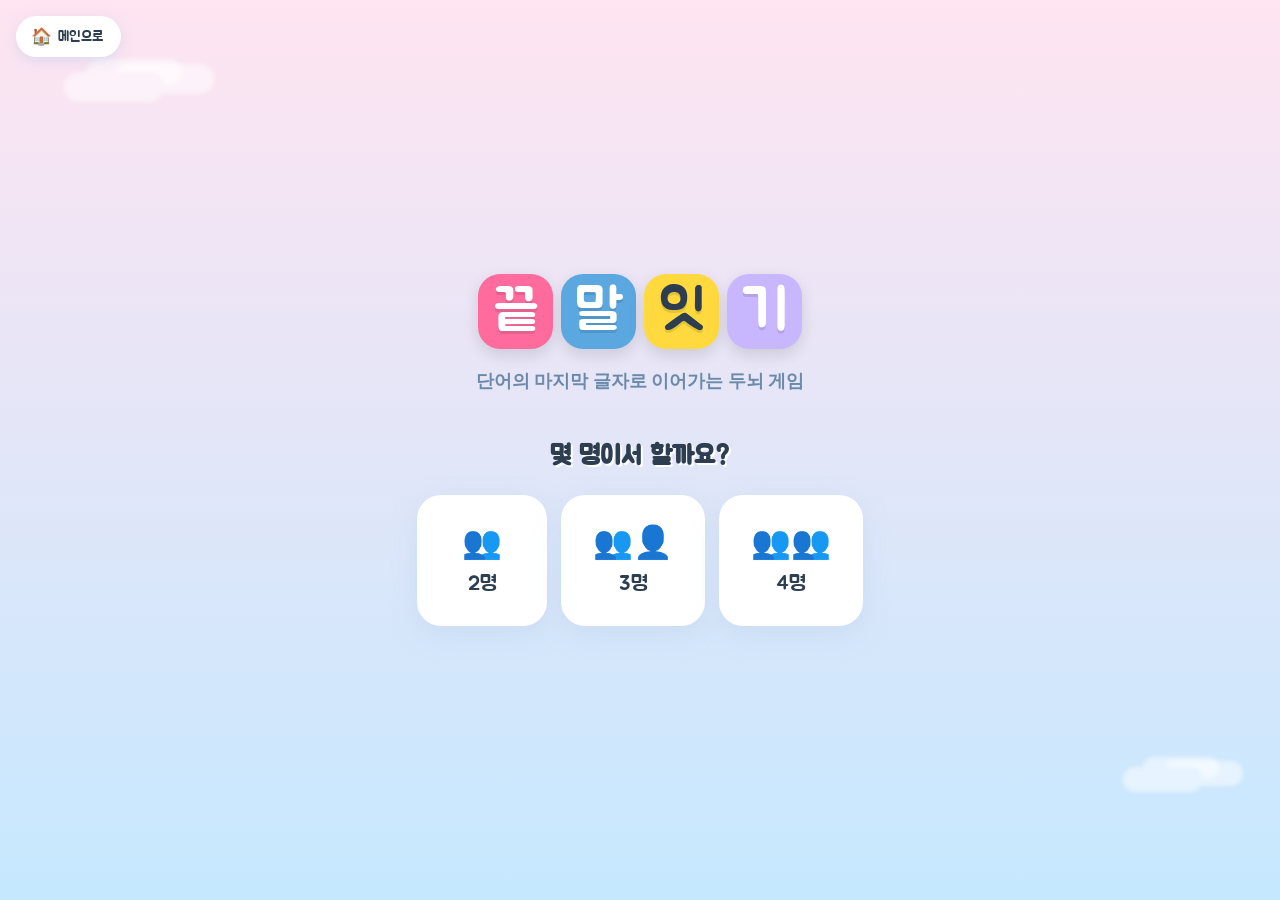
<file: wordchain.html>
<!DOCTYPE html>
<html lang="ko">
<head>
  <meta charset="UTF-8">
  <meta name="viewport" content="width=device-width, initial-scale=1.0, viewport-fit=cover">
  <meta name="apple-mobile-web-app-capable" content="yes">
  <meta name="apple-mobile-web-app-status-bar-style" content="default">
  <meta name="apple-mobile-web-app-title" content="구름냥">
  <meta name="theme-color" content="#FFE4F1">
  <link rel="manifest" href="/manifest.json">
  <link rel="icon" type="image/svg+xml" href="/icon.svg">
  <link rel="apple-touch-icon" href="/icon.svg">
  <title>끝말잇기</title>
  <link rel="preconnect" href="https://fonts.googleapis.com">
  <link rel="preconnect" href="https://fonts.gstatic.com" crossorigin>
  <link href="https://fonts.googleapis.com/css2?family=Jua&family=Noto+Sans+KR:wght@300;400;500;700&display=swap" rel="stylesheet">
  <link rel="stylesheet" href="style.css">
</head>
<body>
  <!-- ============ 메인으로 버튼 (전역 고정) ============ -->
  <a href="/" class="btn-home" title="메인으로">
    <span class="home-icon">🏠</span>
    <span class="home-text">메인으로</span>
  </a>

  <!-- ============ 시작 화면 ============ -->
  <div id="screen-start" class="screen active">
    <div class="start-container">
      <div class="logo-area">
        <div class="logo-icon">
          <span class="logo-char char-1">끝</span>
          <span class="logo-char char-2">말</span>
          <span class="logo-char char-3">잇</span>
          <span class="logo-char char-4">기</span>
        </div>
        <p class="logo-sub">단어의 마지막 글자로 이어가는 두뇌 게임</p>
      </div>

      <div class="menu-section">
        <h2 class="menu-title">몇 명이서 할까요?</h2>
        <div class="player-buttons">
          <button class="btn-player" data-players="2" onclick="selectPlayers(2)">
            <span class="btn-emoji">👥</span>
            <span class="btn-label">2명</span>
          </button>
          <button class="btn-player" data-players="3" onclick="selectPlayers(3)">
            <span class="btn-emoji">👥👤</span>
            <span class="btn-label">3명</span>
          </button>
          <button class="btn-player" data-players="4" onclick="selectPlayers(4)">
            <span class="btn-emoji">👥👥</span>
            <span class="btn-label">4명</span>
          </button>
        </div>
      </div>
    </div>
  </div>

  <!-- ============ 2인용 모드 선택 ============ -->
  <div id="screen-mode" class="screen">
    <div class="modal-container">
      <button class="btn-back" onclick="goBack('screen-start')">&larr; 돌아가기</button>
      <h2 class="modal-title">2인용 모드를 골라주세요</h2>
      <div class="mode-buttons">
        <button class="btn-mode" onclick="selectMode('pvp')">
          <div class="mode-icon">🧑‍🤝‍🧑</div>
          <div class="mode-label">사람 vs 사람</div>
          <div class="mode-desc">친구나 가족과 함께!</div>
        </button>
        <button class="btn-mode" onclick="selectMode('pvc')">
          <div class="mode-icon">🧑‍💻</div>
          <div class="mode-label">사람 vs 컴퓨터</div>
          <div class="mode-desc">AI와 대결하기</div>
        </button>
      </div>
    </div>
  </div>

  <!-- ============ 난이도 선택 ============ -->
  <div id="screen-difficulty" class="screen">
    <div class="modal-container">
      <button class="btn-back" onclick="goBack('screen-mode')">&larr; 돌아가기</button>
      <h2 class="modal-title">컴퓨터 난이도를 골라주세요</h2>
      <div class="difficulty-buttons">
        <button class="btn-diff" onclick="selectDifficulty(1)">
          <div class="diff-badge diff-1">Lv.1</div>
          <div class="diff-label">초등학교 저학년</div>
          <div class="diff-desc">쉬운 단어만 사용해요</div>
        </button>
        <button class="btn-diff" onclick="selectDifficulty(2)">
          <div class="diff-badge diff-2">Lv.2</div>
          <div class="diff-label">초등학교 고학년</div>
          <div class="diff-desc">조금 더 어려운 단어도!</div>
        </button>
        <button class="btn-diff" onclick="selectDifficulty(3)">
          <div class="diff-badge diff-3">Lv.3</div>
          <div class="diff-label">중학생</div>
          <div class="diff-desc">꽤 다양한 어휘력</div>
        </button>
        <button class="btn-diff" onclick="selectDifficulty(4)">
          <div class="diff-badge diff-4">Lv.4</div>
          <div class="diff-label">고등학생 이상</div>
          <div class="diff-desc">전력을 다해 도전!</div>
        </button>
      </div>
    </div>
  </div>

  <!-- ============ 이름 입력 ============ -->
  <div id="screen-names" class="screen">
    <div class="modal-container">
      <button class="btn-back" onclick="goBackFromNames()">&larr; 돌아가기</button>
      <h2 class="modal-title">이름을 입력해주세요</h2>
      <div id="name-inputs" class="name-inputs"></div>
      <button class="btn-start-game" onclick="startGame()">게임 시작!</button>
    </div>
  </div>

  <!-- ============ 게임 화면 ============ -->
  <div id="screen-game" class="screen">
    <div class="game-container">
      <!-- 상단 정보 -->
      <div class="game-header">
        <div class="game-title-small">끝말잇기</div>
        <div class="round-info">
          <span id="round-number">1</span>라운드
        </div>
        <button class="btn-quit" onclick="quitGame()">나가기</button>
      </div>

      <!-- 플레이어 상태바 -->
      <div id="player-bar" class="player-bar"></div>

      <!-- 현재 단어 표시 -->
      <div class="word-display-area">
        <div id="current-word-section" class="current-word-section">
          <div class="current-word-label">이전 단어</div>
          <div id="current-word" class="current-word">게임 시작!</div>
          <div id="next-char-hint" class="next-char-hint"></div>
        </div>
      </div>

      <!-- 단어 히스토리 -->
      <div id="word-history" class="word-history">
        <div class="history-label">사용된 단어</div>
        <div id="history-words" class="history-words"></div>
      </div>

      <!-- 입력 영역 -->
      <div id="input-area" class="input-area">
        <div id="turn-indicator" class="turn-indicator"></div>
        <div class="input-row">
          <input type="text" id="word-input" class="word-input" placeholder="단어를 입력하세요..."
            autocomplete="off" maxlength="10">
          <button id="btn-submit" class="btn-submit" onclick="submitWord()">제출</button>
        </div>
        <div id="message-box" class="message-box"></div>
        <div class="action-buttons">
          <button id="btn-hint" class="btn-hint" onclick="useHint()">
            <span class="hint-icon">💡</span>
            <span>힌트</span>
            <span id="hint-count" class="hint-count">3</span>
          </button>
          <button id="btn-giveup" class="btn-giveup" onclick="giveUp()">포기</button>
        </div>
      </div>

      <!-- 컴퓨터 생각 중 표시 -->
      <div id="computer-thinking" class="computer-thinking hidden">
        <div class="thinking-dots">
          <span>.</span><span>.</span><span>.</span>
        </div>
        <div class="thinking-text">컴퓨터가 생각 중이에요</div>
      </div>
    </div>
  </div>

  <!-- ============ 결과 화면 ============ -->
  <div id="screen-result" class="screen">
    <div class="result-container">
      <div id="result-crown" class="result-crown">👑</div>
      <h2 id="result-title" class="result-title"></h2>
      <div id="result-stats" class="result-stats"></div>
      <div class="result-buttons">
        <button class="btn-replay" onclick="location.reload()">다시 하기</button>
        <button class="btn-replay" style="background:#7B8794;margin-left:8px" onclick="location.href='/'">메인으로</button>
      </div>
    </div>
  </div>

  <script src="words.js"></script>
  <script src="app.js"></script>
</body>
</html>
</file>
<file: balance.css>
/* ===== Reset & Base ===== */
*, *::before, *::after {
  margin: 0;
  padding: 0;
  box-sizing: border-box;
}

:root {
  --bg-pink: #FFE4F1;
  --bg-blue: #C5E8FF;
  --card: #FFFFFF;
  --card-shadow: 0 8px 24px rgba(180, 200, 230, 0.35);

  --primary: #FF6B9D;
  --primary-light: #FFB6C8;
  --primary-dark: #E04F85;
  --secondary: #5BA8E0;
  --secondary-light: #B5DDFF;
  --accent: #FFD93D;
  --mint: #A8E6CF;
  --lavender: #C8B6FF;

  --text: #2C3E50;
  --text-light: #6B8AAA;
  --text-muted: #A8B5C5;
  --border: #E5EEF7;
}

body {
  font-family: 'Noto Sans KR', sans-serif;
  background: linear-gradient(180deg, var(--bg-pink) 0%, var(--bg-blue) 100%);
  background-attachment: fixed;
  color: var(--text);
  min-height: 100dvh;
  overflow-x: hidden;
  -webkit-font-smoothing: antialiased;
  position: relative;
}

/* 배경 장식 */
body::before, body::after {
  content: '';
  position: fixed;
  background: rgba(255, 255, 255, 0.5);
  border-radius: 100px;
  pointer-events: none;
  z-index: 0;
  filter: blur(2px);
}
body::before {
  width: 100px; height: 30px;
  top: 8%; left: 5%;
  box-shadow:
    20px -15px 0 -2px rgba(255,255,255,0.5),
    50px -8px 0 0 rgba(255,255,255,0.5);
  animation: cloudFloat 25s ease-in-out infinite;
}
body::after {
  width: 80px; height: 25px;
  bottom: 12%; right: 6%;
  box-shadow:
    18px -12px 0 -2px rgba(255,255,255,0.5),
    40px -6px 0 0 rgba(255,255,255,0.5);
  animation: cloudFloat 30s ease-in-out infinite reverse;
}

@keyframes cloudFloat {
  0%, 100% { transform: translateY(0) translateX(0); }
  50% { transform: translateY(-20px) translateX(15px); }
}

/* ===== 메인으로 버튼 ===== */
.btn-home {
  position: fixed;
  top: max(1rem, env(safe-area-inset-top));
  left: 1rem;
  z-index: 100;
  display: inline-flex;
  align-items: center;
  gap: 6px;
  padding: 0.5rem 1rem 0.5rem 0.8rem;
  background: var(--card);
  border-radius: 24px;
  color: var(--text);
  text-decoration: none;
  font-family: 'Jua', sans-serif;
  font-size: 0.9rem;
  box-shadow: 0 4px 14px rgba(180, 200, 230, 0.4);
  border: 2px solid transparent;
  transition: all 0.2s ease;
}

.btn-home:hover {
  border-color: var(--primary-light);
  background: #FFF5F8;
  transform: translateY(-2px);
}

.home-icon { font-size: 1.05rem; }

body:has(#screen-game.active) .btn-home {
  display: none;
}

/* ===== Screens ===== */
.screen {
  display: none;
  min-height: 100dvh;
  position: relative;
  z-index: 1;
  animation: fadeIn 0.4s ease;
}

.screen.active {
  display: flex;
  align-items: center;
  justify-content: center;
}

@keyframes fadeIn {
  from { opacity: 0; transform: translateY(15px); }
  to { opacity: 1; transform: translateY(0); }
}

/* ===== Start Screen ===== */
.start-container {
  text-align: center;
  padding: max(3rem, env(safe-area-inset-top)) 1.2rem max(2rem, env(safe-area-inset-bottom));
  width: 100%;
  max-width: 520px;
}

.logo-area {
  margin-bottom: 3rem;
}

.logo-emoji {
  font-size: 5rem;
  display: inline-block;
  animation: scaleSwing 3s ease-in-out infinite;
  margin-bottom: 0.5rem;
}

@keyframes scaleSwing {
  0%, 100% { transform: rotate(-8deg) scale(1); }
  50% { transform: rotate(8deg) scale(1.1); }
}

.logo-title {
  font-family: 'Jua', sans-serif;
  font-size: 2.8rem;
  color: var(--secondary);
  letter-spacing: -0.02em;
  text-shadow: 3px 3px 0 white, 4px 4px 0 rgba(91, 168, 224, 0.2);
  margin-bottom: 0.3rem;
}

.logo-sub {
  font-family: 'Gaegu', cursive;
  font-size: 1.2rem;
  color: var(--text-light);
  font-weight: 700;
}

.menu-title {
  font-family: 'Jua', sans-serif;
  font-size: 1.5rem;
  color: var(--text);
  margin-bottom: 1.4rem;
  text-shadow: 2px 2px 0 white;
}

.count-buttons {
  display: flex;
  gap: 12px;
  justify-content: center;
  flex-wrap: wrap;
}

.btn-count {
  background: var(--card);
  border: 3px solid transparent;
  border-radius: 24px;
  padding: 1.4rem 1.2rem;
  cursor: pointer;
  transition: all 0.25s cubic-bezier(0.4, 0, 0.2, 1);
  display: flex;
  flex-direction: column;
  align-items: center;
  gap: 4px;
  min-width: 100px;
  box-shadow: var(--card-shadow);
  position: relative;
}

.btn-count:hover {
  border-color: var(--primary-light);
  transform: translateY(-6px) rotate(-2deg);
}

.btn-count.featured {
  background: linear-gradient(135deg, #FFF5F8, white);
  border-color: var(--primary-light);
  transform: scale(1.08);
}

.btn-count.featured:hover {
  transform: translateY(-6px) scale(1.08) rotate(-2deg);
}

.count-num {
  font-family: 'Jua', sans-serif;
  font-size: 2.5rem;
  color: var(--primary);
  line-height: 1;
}

.count-label {
  font-family: 'Gaegu', cursive;
  font-size: 0.95rem;
  color: var(--text-light);
  font-weight: 700;
}

.count-badge {
  position: absolute;
  top: -10px;
  right: -10px;
  background: var(--accent);
  color: var(--text);
  font-family: 'Jua', sans-serif;
  font-size: 0.7rem;
  padding: 4px 10px;
  border-radius: 12px;
  box-shadow: 0 3px 8px rgba(0,0,0,0.15);
}

/* ===== Game Screen ===== */
#screen-game.active {
  flex-direction: column;
  align-items: stretch;
  justify-content: flex-start;
}

.game-container {
  max-width: 580px;
  width: 100%;
  margin: 0 auto;
  padding: max(1.5rem, env(safe-area-inset-top)) 1rem max(1.5rem, env(safe-area-inset-bottom));
  display: flex;
  flex-direction: column;
  min-height: 100dvh;
}

.game-header {
  margin-bottom: 1.5rem;
}

.progress-info {
  display: flex;
  align-items: baseline;
  justify-content: center;
  gap: 4px;
  font-family: 'Jua', sans-serif;
  margin-bottom: 0.6rem;
}

.progress-current {
  font-size: 2rem;
  color: var(--primary);
}

.progress-divider {
  font-size: 1.4rem;
  color: var(--text-muted);
}

.progress-total {
  font-size: 1.4rem;
  color: var(--text-light);
}

.progress-bar {
  height: 10px;
  background: white;
  border-radius: 10px;
  overflow: hidden;
  box-shadow: inset 0 2px 4px rgba(180, 200, 230, 0.3);
}

.progress-fill {
  height: 100%;
  background: linear-gradient(90deg, var(--primary), var(--secondary));
  border-radius: 10px;
  transition: width 0.5s cubic-bezier(0.4, 0, 0.2, 1);
  width: 0%;
}

.question-title {
  font-family: 'Jua', sans-serif;
  font-size: 1.5rem;
  text-align: center;
  margin-bottom: 1.5rem;
  color: var(--text);
  text-shadow: 2px 2px 0 white;
}

/* ===== Cards ===== */
.cards-area {
  display: flex;
  flex-direction: column;
  align-items: center;
  gap: 0.6rem;
  flex: 1;
  justify-content: center;
  position: relative;
  margin-bottom: 1.5rem;
}

.choice-card {
  width: 100%;
  background: var(--card);
  border: 4px solid transparent;
  border-radius: 28px;
  padding: 1.8rem 1.5rem;
  cursor: pointer;
  transition: all 0.3s cubic-bezier(0.4, 0, 0.2, 1);
  display: flex;
  flex-direction: column;
  align-items: center;
  gap: 0.6rem;
  box-shadow: var(--card-shadow);
  position: relative;
  overflow: hidden;
  font-family: 'Noto Sans KR', sans-serif;
}

.card-left {
  border-color: var(--primary-light);
}
.card-left:hover {
  background: #FFF5F8;
  transform: translateY(-4px) rotate(-1deg);
  box-shadow: 0 14px 30px rgba(255, 107, 157, 0.25);
}

.card-right {
  border-color: var(--secondary-light);
}
.card-right:hover {
  background: #F0F8FF;
  transform: translateY(-4px) rotate(1deg);
  box-shadow: 0 14px 30px rgba(91, 168, 224, 0.25);
}

.card-emoji {
  font-size: 3rem;
  line-height: 1;
  animation: emojiFloat 3s ease-in-out infinite;
}

.card-right .card-emoji {
  animation-delay: 1.5s;
}

@keyframes emojiFloat {
  0%, 100% { transform: translateY(0); }
  50% { transform: translateY(-6px); }
}

.card-text {
  font-family: 'Jua', sans-serif;
  font-size: 1.25rem;
  color: var(--text);
  text-align: center;
  word-break: keep-all;
  line-height: 1.4;
  padding: 0 0.5rem;
}

.card-check {
  position: absolute;
  top: 12px;
  right: 16px;
  width: 36px;
  height: 36px;
  border-radius: 50%;
  background: var(--mint);
  color: white;
  display: flex;
  align-items: center;
  justify-content: center;
  font-size: 1.3rem;
  font-weight: bold;
  opacity: 0;
  transform: scale(0);
  transition: all 0.3s cubic-bezier(0.34, 1.56, 0.64, 1);
}

.choice-card.selected .card-check {
  opacity: 1;
  transform: scale(1);
}

.choice-card.selected.card-left {
  background: #FFE4F1;
  border-color: var(--primary);
  transform: scale(1.04);
}

.choice-card.selected.card-right {
  background: #D4ECFF;
  border-color: var(--secondary);
  transform: scale(1.04);
}

.choice-card.faded {
  opacity: 0.4;
  transform: scale(0.95);
}

/* VS 디바이더 */
.vs-divider {
  display: flex;
  align-items: center;
  justify-content: center;
  width: 60px;
  height: 60px;
  background: linear-gradient(135deg, var(--accent), #FFC107);
  border-radius: 50%;
  box-shadow: 0 6px 16px rgba(255, 217, 61, 0.5);
  position: relative;
  z-index: 2;
  margin: -10px 0;
  animation: vsPulse 2s ease-in-out infinite;
}

@keyframes vsPulse {
  0%, 100% { transform: rotate(-5deg) scale(1); }
  50% { transform: rotate(5deg) scale(1.1); }
}

.vs-text {
  font-family: 'Jua', sans-serif;
  font-size: 1.3rem;
  color: var(--text);
  text-shadow: 1px 1px 0 white;
}

.hint-text {
  text-align: center;
  font-family: 'Gaegu', cursive;
  font-size: 1rem;
  color: var(--text-muted);
  font-weight: 700;
}

/* ===== Result Screen ===== */
.result-container {
  text-align: center;
  padding: 2.5rem 1.8rem;
  width: 92%;
  max-width: 480px;
  background: var(--card);
  border-radius: 28px;
  box-shadow: var(--card-shadow);
  position: relative;
  overflow: hidden;
  margin: 2rem auto;
}

.result-container::before {
  content: '';
  position: absolute;
  top: 0;
  left: 0;
  right: 0;
  height: 8px;
  background: linear-gradient(90deg, var(--primary), var(--accent), var(--secondary), var(--lavender));
}

.result-emoji {
  font-size: 4rem;
  animation: bounce 1.2s ease infinite;
}

@keyframes bounce {
  0%, 100% { transform: translateY(0) rotate(0deg); }
  50% { transform: translateY(-12px) rotate(8deg); }
}

.result-title {
  font-family: 'Jua', sans-serif;
  font-size: 1.9rem;
  color: var(--text);
  margin: 0.8rem 0 0.3rem;
}

.result-sub {
  font-family: 'Gaegu', cursive;
  font-size: 1.1rem;
  color: var(--text-light);
  font-weight: 700;
  margin-bottom: 1.2rem;
  line-height: 1.5;
}

/* 특성 뱃지 */
.result-traits {
  display: flex;
  gap: 8px;
  justify-content: center;
  margin-bottom: 1.5rem;
  flex-wrap: wrap;
}

.trait-badge {
  display: inline-flex;
  align-items: center;
  gap: 5px;
  padding: 0.4rem 0.8rem;
  background: linear-gradient(135deg, #FFF5F8, white);
  border: 2px solid var(--primary-light);
  border-radius: 20px;
  font-family: 'Jua', sans-serif;
  font-size: 0.9rem;
  color: var(--text);
  box-shadow: 0 3px 8px rgba(255, 107, 157, 0.15);
  animation: badgePop 0.5s cubic-bezier(0.34, 1.56, 0.64, 1) backwards;
}

.trait-badge:nth-child(1) {
  background: linear-gradient(135deg, var(--primary-light), white);
  border-color: var(--primary);
  font-size: 1rem;
  animation-delay: 0.1s;
}
.trait-badge:nth-child(2) {
  border-color: var(--secondary);
  background: linear-gradient(135deg, #E0F2FF, white);
  animation-delay: 0.2s;
}
.trait-badge:nth-child(3) {
  border-color: var(--accent);
  background: linear-gradient(135deg, #FFF8E1, white);
  animation-delay: 0.3s;
}

@keyframes badgePop {
  from { opacity: 0; transform: scale(0.5) translateY(10px); }
  to { opacity: 1; transform: scale(1) translateY(0); }
}

.trait-badge-emoji { font-size: 1.05rem; }
.trait-badge-count {
  background: rgba(255,255,255,0.7);
  padding: 1px 7px;
  border-radius: 8px;
  font-size: 0.78rem;
  color: var(--text-light);
}

/* 결과 디바이더 */
.result-divider {
  display: flex;
  align-items: center;
  gap: 10px;
  margin: 0.5rem 0 1rem;
  font-family: 'Gaegu', cursive;
  font-size: 0.9rem;
  color: var(--text-muted);
  font-weight: 700;
}

.result-divider::before,
.result-divider::after {
  content: '';
  flex: 1;
  height: 1px;
  background: var(--border);
}

.result-list {
  display: flex;
  flex-direction: column;
  gap: 8px;
  max-height: 50dvh;
  overflow-y: auto;
  margin-bottom: 1.5rem;
  padding: 0.5rem;
}

.result-item {
  display: flex;
  align-items: center;
  gap: 10px;
  background: linear-gradient(90deg, #FFF5F8, white);
  padding: 0.7rem 1rem;
  border-radius: 16px;
  border: 2px solid var(--primary-light);
  animation: slideIn 0.4s ease backwards;
  text-align: left;
}

.result-item.right-side {
  background: linear-gradient(90deg, #F0F8FF, white);
  border-color: var(--secondary-light);
}

@keyframes slideIn {
  from { opacity: 0; transform: translateX(-20px); }
  to { opacity: 1; transform: translateX(0); }
}

.result-item-emoji {
  font-size: 1.8rem;
  flex-shrink: 0;
}

.result-item-text {
  font-family: 'Jua', sans-serif;
  font-size: 0.95rem;
  color: var(--text);
  flex: 1;
  line-height: 1.4;
  word-break: keep-all;
}

.result-buttons {
  display: flex;
  gap: 10px;
  justify-content: center;
  flex-wrap: wrap;
}

.btn-replay,
.btn-home-result {
  padding: 0.85rem 1.6rem;
  border: none;
  border-radius: 18px;
  font-family: 'Jua', sans-serif;
  font-size: 1.1rem;
  cursor: pointer;
  transition: all 0.2s;
}

.btn-replay {
  background: linear-gradient(135deg, var(--primary), var(--primary-dark));
  color: #fff;
  box-shadow: 0 4px 12px rgba(255, 107, 157, 0.3);
}

.btn-replay:hover {
  transform: translateY(-2px);
  box-shadow: 0 6px 16px rgba(255, 107, 157, 0.4);
}

.btn-home-result {
  background: var(--card);
  color: var(--text-light);
  border: 2px solid var(--border);
}

.btn-home-result:hover {
  border-color: var(--secondary);
  color: var(--secondary);
  background: #F0F8FF;
}

/* Scrollbar */
::-webkit-scrollbar { width: 6px; }
::-webkit-scrollbar-track { background: transparent; }
::-webkit-scrollbar-thumb { background: var(--primary-light); border-radius: 4px; }

/* ===== Mobile ===== */
@media (max-width: 480px) {
  .logo-emoji { font-size: 4rem; }
  .logo-title { font-size: 2.2rem; }

  .count-buttons { gap: 8px; }
  .btn-count {
    min-width: 90px;
    padding: 1.2rem 0.8rem;
  }
  .count-num { font-size: 2.2rem; }

  .question-title { font-size: 1.25rem; }
  .card-emoji { font-size: 2.6rem; }
  .card-text { font-size: 1.1rem; }
  .choice-card { padding: 1.3rem 1rem; gap: 0.4rem; }

  .vs-divider {
    width: 50px;
    height: 50px;
  }
  .vs-text { font-size: 1.1rem; }

  .result-container { padding: 2rem 1.3rem; }
}
</file>
<file: english.css>
/* ===== Reset & Base ===== */
*, *::before, *::after { margin: 0; padding: 0; box-sizing: border-box; }

:root {
  --bg-pink: #FFE4F1;
  --bg-blue: #C5E8FF;
  --card: #FFFFFF;
  --card-shadow: 0 8px 24px rgba(180, 200, 230, 0.35);
  --primary: #FF6B9D;
  --primary-light: #FFB6C8;
  --primary-dark: #E04F85;
  --secondary: #5BA8E0;
  --secondary-light: #B5DDFF;
  --accent: #FFD93D;
  --accent-soft: #FFF1A3;
  --mint: #A8E6CF;
  --mint-dark: #4DA989;
  --lavender: #C8B6FF;
  --lavender-dark: #9B7FE8;
  --orange: #FFB347;
  --text: #2C3E50;
  --text-light: #6B8AAA;
  --text-muted: #A8B5C5;
  --border: #E5EEF7;
  --danger: #FF6B6B;
}

body {
  font-family: 'Noto Sans KR', sans-serif;
  background: linear-gradient(180deg, var(--bg-pink) 0%, var(--bg-blue) 100%);
  background-attachment: fixed;
  color: var(--text);
  min-height: 100dvh;
  overflow-x: hidden;
  -webkit-font-smoothing: antialiased;
  position: relative;
}

body::before, body::after {
  content: '';
  position: fixed;
  background: rgba(255, 255, 255, 0.5);
  border-radius: 100px;
  pointer-events: none;
  z-index: 0;
  filter: blur(2px);
}
body::before {
  width: 100px; height: 30px;
  top: 8%; left: 5%;
  box-shadow: 20px -15px 0 -2px rgba(255,255,255,0.5), 50px -8px 0 0 rgba(255,255,255,0.5);
  animation: cloudFloat 25s ease-in-out infinite;
}
body::after {
  width: 80px; height: 25px;
  bottom: 12%; right: 6%;
  box-shadow: 18px -12px 0 -2px rgba(255,255,255,0.5), 40px -6px 0 0 rgba(255,255,255,0.5);
  animation: cloudFloat 30s ease-in-out infinite reverse;
}
@keyframes cloudFloat {
  0%, 100% { transform: translateY(0) translateX(0); }
  50% { transform: translateY(-20px) translateX(15px); }
}

.btn-home {
  position: fixed;
  top: max(1rem, env(safe-area-inset-top));
  left: 1rem;
  z-index: 100;
  display: inline-flex;
  align-items: center;
  gap: 6px;
  padding: 0.5rem 1rem 0.5rem 0.8rem;
  background: var(--card);
  border-radius: 24px;
  color: var(--text);
  text-decoration: none;
  font-family: 'Jua', sans-serif;
  font-size: 0.9rem;
  box-shadow: 0 4px 14px rgba(180, 200, 230, 0.4);
  border: 2px solid transparent;
  transition: all 0.2s ease;
}
.btn-home:hover {
  border-color: var(--primary-light);
  background: #FFF5F8;
  transform: translateY(-2px);
}
.home-icon { font-size: 1.05rem; }

body:has(#screen-game.active) .btn-home,
body:has(#screen-result.active) .btn-home {
  display: none;
}

.screen {
  display: none;
  min-height: 100dvh;
  position: relative;
  z-index: 1;
  animation: fadeIn 0.4s ease;
}
.screen.active {
  display: flex;
  align-items: flex-start;
  justify-content: center;
}
@keyframes fadeIn {
  from { opacity: 0; transform: translateY(15px); }
  to { opacity: 1; transform: translateY(0); }
}

.hidden { display: none !important; }

/* ===== 시작 화면 ===== */
.start-container {
  width: 100%;
  max-width: 540px;
  padding: max(3rem, env(safe-area-inset-top)) 1.2rem max(2rem, env(safe-area-inset-bottom));
  text-align: center;
}

.logo-area { margin-bottom: 1.5rem; }

.logo-emoji {
  font-size: 4.5rem;
  display: inline-block;
  animation: letterFloat 2.5s ease-in-out infinite;
  margin-bottom: 0.3rem;
}
@keyframes letterFloat {
  0%, 100% { transform: translateY(0) rotate(-5deg); }
  50% { transform: translateY(-10px) rotate(5deg); }
}

.logo-title {
  font-family: 'Fredoka', 'Jua', sans-serif;
  font-weight: 700;
  font-size: 2.6rem;
  color: var(--lavender-dark);
  text-shadow: 3px 3px 0 white, 4px 4px 0 rgba(155, 127, 232, 0.3);
  margin-bottom: 0.2rem;
  letter-spacing: -0.01em;
}

.logo-sub {
  font-family: 'Gaegu', cursive;
  font-size: 1.1rem;
  color: var(--text-light);
  font-weight: 700;
}

.menu-title {
  font-family: 'Jua', sans-serif;
  font-size: 1.25rem;
  color: var(--text);
  margin: 1.5rem 0 1rem;
  text-shadow: 2px 2px 0 white;
}

/* 모드 선택 */
.mode-grid {
  display: grid;
  grid-template-columns: repeat(2, 1fr);
  gap: 10px;
  margin-bottom: 1rem;
}

.mode-card {
  background: var(--card);
  border: 3px solid transparent;
  border-radius: 20px;
  padding: 1rem 0.8rem;
  cursor: pointer;
  transition: all 0.25s cubic-bezier(0.4, 0, 0.2, 1);
  display: flex;
  flex-direction: column;
  align-items: center;
  gap: 4px;
  box-shadow: var(--card-shadow);
  text-align: center;
}

.mode-card:hover {
  border-color: var(--lavender);
  transform: translateY(-3px);
}

.mode-card.selected {
  border-color: var(--lavender-dark);
  background: linear-gradient(135deg, #F4EEFF, white);
  box-shadow: 0 8px 20px rgba(155, 127, 232, 0.3);
  transform: scale(1.03);
}

.mode-card.featured {
  background: linear-gradient(135deg, #FFF5F8, white);
  border-color: var(--primary-light);
}

.mode-card.featured.selected {
  border-color: var(--primary);
  background: linear-gradient(135deg, #FFE4F1, white);
}

.mode-icon {
  font-family: 'Fredoka', sans-serif;
  font-weight: 700;
  font-size: 1.4rem;
  margin-bottom: 0.2rem;
  color: var(--lavender-dark);
}

.mode-name {
  font-family: 'Jua', sans-serif;
  font-size: 1rem;
  color: var(--text);
  line-height: 1.25;
}

.mode-desc {
  font-family: 'Gaegu', cursive;
  font-size: 0.82rem;
  color: var(--text-muted);
  font-weight: 700;
  margin-top: 4px;
}

/* 문제 수 */
.count-buttons {
  display: flex;
  gap: 10px;
  justify-content: center;
}

.btn-count {
  flex: 1;
  max-width: 110px;
  background: var(--card);
  border: 3px solid transparent;
  border-radius: 18px;
  padding: 1rem 0.8rem;
  cursor: pointer;
  transition: all 0.25s cubic-bezier(0.4, 0, 0.2, 1);
  display: flex;
  flex-direction: column;
  align-items: center;
  gap: 2px;
  box-shadow: var(--card-shadow);
  position: relative;
}

.btn-count:hover {
  border-color: var(--lavender);
  transform: translateY(-4px);
}

.btn-count.featured {
  background: linear-gradient(135deg, #F4EEFF, white);
  border-color: var(--lavender-dark);
  transform: scale(1.06);
}

.count-num {
  font-family: 'Jua', sans-serif;
  font-size: 2rem;
  color: var(--lavender-dark);
}

.count-badge {
  position: absolute;
  top: -8px;
  right: -8px;
  background: var(--primary);
  color: white;
  font-family: 'Jua', sans-serif;
  font-size: 0.65rem;
  padding: 3px 8px;
  border-radius: 10px;
  box-shadow: 0 2px 6px rgba(0,0,0,0.15);
}

.selected-mode {
  margin-top: 1rem;
  font-family: 'Gaegu', cursive;
  font-size: 0.95rem;
  font-weight: 700;
  color: var(--lavender-dark);
}

/* ===== 게임 화면 ===== */
#screen-game.active {
  flex-direction: column;
  align-items: stretch;
}

.game-container {
  width: 100%;
  max-width: 540px;
  margin: 0 auto;
  padding: max(1rem, env(safe-area-inset-top)) 1rem max(1rem, env(safe-area-inset-bottom));
  display: flex;
  flex-direction: column;
  min-height: 100dvh;
}

.game-header {
  display: flex;
  align-items: center;
  justify-content: space-between;
  margin-bottom: 0.6rem;
}

.btn-quit {
  background: var(--card);
  border: 2px solid transparent;
  padding: 0.4rem 0.9rem;
  border-radius: 18px;
  font-family: 'Gaegu', cursive;
  font-size: 0.9rem;
  font-weight: 700;
  color: var(--text-light);
  cursor: pointer;
  transition: all 0.2s;
  box-shadow: 0 3px 10px rgba(180, 200, 230, 0.3);
}
.btn-quit:hover {
  border-color: var(--danger);
  color: var(--danger);
  background: #FFF0F0;
}

.progress-info {
  display: flex;
  align-items: baseline;
  gap: 4px;
  font-family: 'Jua', sans-serif;
}

.progress-current {
  font-size: 1.7rem;
  color: var(--lavender-dark);
}

.progress-divider {
  font-size: 1.2rem;
  color: var(--text-muted);
}

.progress-total {
  font-size: 1.2rem;
  color: var(--text-light);
}

.progress-bar {
  height: 8px;
  background: white;
  border-radius: 8px;
  overflow: hidden;
  box-shadow: inset 0 2px 4px rgba(180, 200, 230, 0.3);
  margin-bottom: 1.2rem;
}

.progress-fill {
  height: 100%;
  background: linear-gradient(90deg, var(--lavender), var(--primary));
  border-radius: 8px;
  transition: width 0.5s cubic-bezier(0.4, 0, 0.2, 1);
  width: 0%;
}

/* 문제 카드 */
.question-card {
  background: var(--card);
  border-radius: 24px;
  padding: 1.5rem;
  box-shadow: var(--card-shadow);
  text-align: center;
  position: relative;
  overflow: hidden;
  margin-bottom: 1rem;
  animation: cardPop 0.4s cubic-bezier(0.34, 1.56, 0.64, 1);
}

.question-card::before {
  content: '';
  position: absolute;
  top: 0;
  left: 0;
  right: 0;
  height: 6px;
  background: linear-gradient(90deg, var(--lavender), var(--primary), var(--accent));
}

@keyframes cardPop {
  from { transform: scale(0.92); opacity: 0; }
  to { transform: scale(1); opacity: 1; }
}

.mode-label {
  font-family: 'Gaegu', cursive;
  font-size: 0.95rem;
  font-weight: 700;
  color: var(--text-muted);
  margin-bottom: 0.6rem;
}

.question-content {
  font-family: 'Fredoka', 'Jua', sans-serif;
  font-weight: 700;
  font-size: 2.5rem;
  color: var(--text);
  line-height: 1.2;
  word-break: keep-all;
  letter-spacing: 0.02em;
}

.question-content.korean {
  font-family: 'Jua', sans-serif;
  font-size: 2rem;
}

.question-sub {
  font-family: 'Gaegu', cursive;
  font-size: 1.1rem;
  font-weight: 700;
  color: var(--lavender-dark);
  margin-top: 0.6rem;
}

/* 빈칸 단어 표시 */
.blank-letter {
  display: inline-block;
  min-width: 0.7em;
  border-bottom: 4px solid var(--primary);
  margin: 0 2px;
  padding: 0 4px;
  color: var(--primary);
}

/* 객관식 보기 */
.choice-grid {
  display: grid;
  grid-template-columns: 1fr 1fr;
  gap: 8px;
  margin-bottom: 0.5rem;
}

.choice-btn {
  padding: 1.1rem 0.8rem;
  background: var(--card);
  border: 3px solid var(--border);
  border-radius: 16px;
  font-family: 'Jua', sans-serif;
  font-size: 1.05rem;
  color: var(--text);
  cursor: pointer;
  transition: all 0.2s;
  box-shadow: 0 3px 10px rgba(180, 200, 230, 0.2);
  word-break: keep-all;
  line-height: 1.3;
}

.choice-btn:hover:not(:disabled) {
  border-color: var(--lavender);
  background: #F4EEFF;
  transform: translateY(-2px);
}

.choice-btn.correct {
  background: linear-gradient(135deg, var(--mint), #C9F1DD);
  border-color: var(--mint-dark);
  color: var(--mint-dark);
  animation: correctPop 0.5s cubic-bezier(0.34, 1.56, 0.64, 1);
}

.choice-btn.wrong {
  background: linear-gradient(135deg, #FFE0E0, #FFC8C8);
  border-color: var(--danger);
  color: var(--danger);
  animation: shakeX 0.4s;
}

@keyframes correctPop {
  0% { transform: scale(1); }
  50% { transform: scale(1.08); }
  100% { transform: scale(1); }
}

@keyframes shakeX {
  0%, 100% { transform: translateX(0); }
  20% { transform: translateX(-7px); }
  40% { transform: translateX(7px); }
  60% { transform: translateX(-5px); }
  80% { transform: translateX(5px); }
}

.choice-btn:disabled {
  cursor: not-allowed;
  opacity: 0.6;
}

/* 입력 영역 */
.input-area {
  margin-bottom: 0.5rem;
}

.input-row {
  display: flex;
  gap: 8px;
}

.answer-input {
  flex: 1;
  padding: 1rem 1.1rem;
  border: 3px solid var(--border);
  border-radius: 16px;
  font-size: 1.25rem;
  font-family: 'Fredoka', 'Jua', sans-serif;
  font-weight: 500;
  outline: none;
  background: white;
  color: var(--text);
  transition: all 0.2s;
  text-align: center;
  letter-spacing: 0.05em;
}

.answer-input:focus {
  border-color: var(--lavender-dark);
  box-shadow: 0 0 0 4px rgba(155, 127, 232, 0.15);
}

.answer-input.shake {
  animation: shakeX 0.4s;
  border-color: var(--danger);
}

.btn-submit {
  padding: 0.9rem 1.4rem;
  background: linear-gradient(135deg, var(--lavender), var(--lavender-dark));
  color: white;
  border: none;
  border-radius: 16px;
  font-family: 'Jua', sans-serif;
  font-size: 1.1rem;
  cursor: pointer;
  transition: all 0.2s;
  box-shadow: 0 4px 12px rgba(155, 127, 232, 0.35);
  white-space: nowrap;
}

.btn-submit:hover {
  transform: translateY(-2px);
  box-shadow: 0 6px 16px rgba(155, 127, 232, 0.45);
}

/* 피드백 */
.feedback-msg {
  min-height: 1.4rem;
  text-align: center;
  font-family: 'Gaegu', cursive;
  font-size: 1rem;
  font-weight: 700;
  margin: 0.5rem 0;
}

.feedback-msg.success { color: var(--mint-dark); }
.feedback-msg.error { color: var(--danger); }

.feedback-msg.hint {
  color: #B8860B;
  background: var(--accent-soft);
  padding: 0.5rem 0.8rem;
  border-radius: 12px;
  font-family: 'Jua', sans-serif;
  letter-spacing: 0.05em;
}

/* 보조 버튼 */
.extra-buttons {
  display: flex;
  gap: 8px;
  margin-bottom: 0.5rem;
}

.extra-buttons.hidden {
  display: none;
}

.btn-hint, .btn-show-answer {
  flex: 1;
  padding: 0.7rem;
  border-radius: 14px;
  font-family: 'Jua', sans-serif;
  font-size: 0.95rem;
  cursor: pointer;
  transition: all 0.2s;
  display: flex;
  align-items: center;
  justify-content: center;
  gap: 5px;
}

.btn-hint {
  background: var(--accent-soft);
  color: #B8860B;
  border: 2px solid var(--accent);
}

.btn-hint:hover:not(:disabled) {
  background: var(--accent);
  color: var(--text);
  transform: translateY(-2px);
}

.btn-hint:disabled {
  opacity: 0.45;
  cursor: not-allowed;
}

.hint-icon { font-size: 1.05rem; }

.btn-show-answer {
  background: white;
  color: var(--text-light);
  border: 2px dashed var(--border);
}

.btn-show-answer:hover {
  border-color: var(--lavender);
  color: var(--lavender-dark);
  background: #F4EEFF;
}

/* 정답 카드 */
.answer-card {
  background: linear-gradient(135deg, #F4EEFF, #FFF5F8);
  border: 3px solid var(--lavender);
  border-radius: 24px;
  padding: 1.3rem;
  text-align: center;
  margin-bottom: 0.5rem;
  animation: answerReveal 0.5s cubic-bezier(0.34, 1.56, 0.64, 1);
}

@keyframes answerReveal {
  from { transform: scale(0.7); opacity: 0; }
  to { transform: scale(1); opacity: 1; }
}

.answer-label {
  font-family: 'Gaegu', cursive;
  font-size: 0.95rem;
  font-weight: 700;
  color: var(--lavender-dark);
  margin-bottom: 0.4rem;
}

.answer-text {
  font-family: 'Fredoka', 'Jua', sans-serif;
  font-weight: 700;
  font-size: 1.7rem;
  color: var(--primary);
  line-height: 1.3;
  margin-bottom: 1rem;
}

.btn-next {
  padding: 0.8rem 1.8rem;
  background: linear-gradient(135deg, var(--primary), var(--primary-dark));
  color: white;
  border: none;
  border-radius: 14px;
  font-family: 'Jua', sans-serif;
  font-size: 1rem;
  cursor: pointer;
  transition: all 0.2s;
  box-shadow: 0 4px 12px rgba(255, 107, 157, 0.3);
}

.btn-next:hover {
  transform: translateY(-2px);
  box-shadow: 0 6px 16px rgba(255, 107, 157, 0.4);
}

/* 점수 표시 */
.score-display {
  display: flex;
  justify-content: center;
  gap: 16px;
  margin-top: auto;
  padding: 0.6rem;
}

.score-item {
  display: flex;
  align-items: center;
  gap: 6px;
  font-family: 'Jua', sans-serif;
  font-size: 1.05rem;
  background: white;
  padding: 0.4rem 0.9rem;
  border-radius: 18px;
  box-shadow: 0 3px 8px rgba(180, 200, 230, 0.25);
}

.score-emoji { font-size: 1.1rem; }
.score-item.correct { color: var(--mint-dark); }
.score-item.wrong { color: var(--secondary); }

/* ===== 결과 화면 ===== */
.result-container {
  text-align: center;
  width: 92%;
  max-width: 460px;
  background: var(--card);
  border-radius: 28px;
  padding: 2.5rem 1.8rem;
  margin: 1.5rem auto;
  box-shadow: var(--card-shadow);
  position: relative;
  overflow: hidden;
}

.result-container::before {
  content: '';
  position: absolute;
  top: 0;
  left: 0;
  right: 0;
  height: 8px;
  background: linear-gradient(90deg, var(--lavender), var(--primary), var(--accent));
}

.result-emoji {
  font-size: 4rem;
  animation: bounce 1.2s ease infinite;
}

@keyframes bounce {
  0%, 100% { transform: translateY(0) rotate(0deg); }
  50% { transform: translateY(-12px) rotate(8deg); }
}

.score-circle {
  position: relative;
  width: 170px;
  height: 170px;
  margin: 0.8rem auto 1rem;
}

.score-ring { width: 100%; height: 100%; }

#score-progress {
  transition: stroke-dashoffset 1.5s cubic-bezier(0.34, 1.56, 0.64, 1);
}

.score-numbers {
  position: absolute;
  top: 50%;
  left: 50%;
  transform: translate(-50%, -50%);
  font-family: 'Jua', sans-serif;
  display: flex;
  align-items: baseline;
  gap: 4px;
}

.score-correct {
  font-size: 3rem;
  color: var(--lavender-dark);
}

.score-divider, .score-total {
  font-size: 1.5rem;
  color: var(--text-light);
}

.result-title {
  font-family: 'Jua', sans-serif;
  font-size: 1.8rem;
  color: var(--text);
  margin: 0.5rem 0 0.3rem;
}

.result-sub {
  font-family: 'Gaegu', cursive;
  font-size: 1.05rem;
  color: var(--text-light);
  font-weight: 700;
  margin-bottom: 1.5rem;
}

.result-buttons {
  display: flex;
  gap: 8px;
  justify-content: center;
  flex-wrap: wrap;
}

.btn-replay,
.btn-other {
  padding: 0.85rem 1.4rem;
  border: none;
  border-radius: 18px;
  font-family: 'Jua', sans-serif;
  font-size: 1.05rem;
  cursor: pointer;
  transition: all 0.2s;
}

.btn-replay {
  background: linear-gradient(135deg, var(--primary), var(--primary-dark));
  color: white;
  box-shadow: 0 4px 12px rgba(255, 107, 157, 0.3);
}

.btn-replay:hover {
  transform: translateY(-2px);
  box-shadow: 0 6px 16px rgba(255, 107, 157, 0.4);
}

.btn-other {
  background: var(--card);
  color: var(--text-light);
  border: 2px solid var(--border);
}

.btn-other:hover {
  border-color: var(--secondary);
  color: var(--secondary);
  background: #F0F8FF;
}

/* 모바일 */
@media (max-width: 480px) {
  .logo-emoji { font-size: 4rem; }
  .logo-title { font-size: 2.2rem; }
  .mode-icon { font-size: 1.2rem; }
  .mode-name { font-size: 0.92rem; }
  .mode-desc { font-size: 0.78rem; }
  .question-content { font-size: 2.1rem; }
  .question-content.korean { font-size: 1.8rem; }
  .answer-text { font-size: 1.4rem; }
  .choice-btn { font-size: 0.95rem; padding: 0.95rem 0.6rem; }
  .score-circle { width: 150px; height: 150px; }
  .score-correct { font-size: 2.6rem; }
}
</file>
<file: ladder.css>
/* ===== Reset & Base ===== */
*, *::before, *::after {
  margin: 0;
  padding: 0;
  box-sizing: border-box;
}

:root {
  --bg-pink: #FFE4F1;
  --bg-blue: #C5E8FF;
  --card: #FFFFFF;
  --card-shadow: 0 8px 24px rgba(180, 200, 230, 0.35);

  --primary: #FF6B9D;
  --primary-light: #FFB6C8;
  --primary-dark: #E04F85;
  --secondary: #5BA8E0;
  --secondary-light: #B5DDFF;
  --accent: #FFD93D;
  --mint: #A8E6CF;
  --lavender: #C8B6FF;

  --text: #2C3E50;
  --text-light: #6B8AAA;
  --text-muted: #A8B5C5;
  --border: #E5EEF7;

  --ladder-color: #B5DDFF;
}

body {
  font-family: 'Noto Sans KR', sans-serif;
  background: linear-gradient(180deg, var(--bg-pink) 0%, var(--bg-blue) 100%);
  background-attachment: fixed;
  color: var(--text);
  min-height: 100dvh;
  overflow-x: hidden;
  -webkit-font-smoothing: antialiased;
  position: relative;
}

body::before, body::after {
  content: '';
  position: fixed;
  background: rgba(255, 255, 255, 0.5);
  border-radius: 100px;
  pointer-events: none;
  z-index: 0;
  filter: blur(2px);
}
body::before {
  width: 100px; height: 30px;
  top: 8%; left: 5%;
  box-shadow: 20px -15px 0 -2px rgba(255,255,255,0.5), 50px -8px 0 0 rgba(255,255,255,0.5);
  animation: cloudFloat 25s ease-in-out infinite;
}
body::after {
  width: 80px; height: 25px;
  bottom: 12%; right: 6%;
  box-shadow: 18px -12px 0 -2px rgba(255,255,255,0.5), 40px -6px 0 0 rgba(255,255,255,0.5);
  animation: cloudFloat 30s ease-in-out infinite reverse;
}
@keyframes cloudFloat {
  0%, 100% { transform: translateY(0) translateX(0); }
  50% { transform: translateY(-20px) translateX(15px); }
}

/* 메인으로 버튼 */
.btn-home {
  position: fixed;
  top: max(1rem, env(safe-area-inset-top));
  left: 1rem;
  z-index: 100;
  display: inline-flex;
  align-items: center;
  gap: 6px;
  padding: 0.5rem 1rem 0.5rem 0.8rem;
  background: var(--card);
  border-radius: 24px;
  color: var(--text);
  text-decoration: none;
  font-family: 'Jua', sans-serif;
  font-size: 0.9rem;
  box-shadow: 0 4px 14px rgba(180, 200, 230, 0.4);
  border: 2px solid transparent;
  transition: all 0.2s ease;
}
.btn-home:hover {
  border-color: var(--primary-light);
  background: #FFF5F8;
  transform: translateY(-2px);
}
.home-icon { font-size: 1.05rem; }
body:has(#screen-game.active) .btn-home {
  display: none;
}

/* Screens */
.screen {
  display: none;
  min-height: 100dvh;
  position: relative;
  z-index: 1;
  animation: fadeIn 0.4s ease;
}
.screen.active {
  display: flex;
  align-items: flex-start;
  justify-content: center;
}
@keyframes fadeIn {
  from { opacity: 0; transform: translateY(15px); }
  to { opacity: 1; transform: translateY(0); }
}

/* ===== 설정 화면 ===== */
.setup-container {
  width: 100%;
  max-width: 540px;
  padding: max(3rem, env(safe-area-inset-top)) 1.2rem max(2rem, env(safe-area-inset-bottom));
}

.logo-area {
  text-align: center;
  margin-bottom: 1.5rem;
}

.logo-emoji {
  font-size: 4.5rem;
  display: inline-block;
  animation: ladderShake 3s ease-in-out infinite;
  margin-bottom: 0.3rem;
}
@keyframes ladderShake {
  0%, 100% { transform: rotate(-5deg); }
  50% { transform: rotate(5deg); }
}

.logo-title {
  font-family: 'Jua', sans-serif;
  font-size: 2.5rem;
  color: var(--mint);
  letter-spacing: -0.02em;
  text-shadow: 3px 3px 0 white, 4px 4px 0 rgba(168, 230, 207, 0.5);
  margin-bottom: 0.2rem;
}

.logo-sub {
  font-family: 'Gaegu', cursive;
  font-size: 1.1rem;
  color: var(--text-light);
  font-weight: 700;
}

/* 인원 선택 */
.count-section {
  background: var(--card);
  border-radius: 20px;
  padding: 1rem 1.2rem;
  margin-bottom: 1rem;
  box-shadow: var(--card-shadow);
}

.count-label {
  font-family: 'Jua', sans-serif;
  font-size: 1rem;
  color: var(--text);
  margin-bottom: 0.6rem;
}

.count-picker {
  display: flex;
  gap: 6px;
  flex-wrap: wrap;
}

.count-btn {
  flex: 1;
  min-width: 36px;
  padding: 0.5rem 0;
  background: #FAFCFF;
  border: 2px solid var(--border);
  border-radius: 12px;
  font-family: 'Jua', sans-serif;
  font-size: 1.1rem;
  color: var(--text-light);
  cursor: pointer;
  transition: all 0.2s;
}

.count-btn:hover {
  border-color: var(--primary-light);
}

.count-btn.active {
  background: linear-gradient(135deg, var(--primary), var(--primary-dark));
  color: white;
  border-color: transparent;
  transform: scale(1.05);
  box-shadow: 0 4px 10px rgba(255, 107, 157, 0.3);
}

/* 입력 섹션 */
.input-section {
  background: var(--card);
  border-radius: 20px;
  padding: 1.2rem;
  margin-bottom: 1rem;
  box-shadow: var(--card-shadow);
}

.section-title {
  display: flex;
  align-items: center;
  gap: 8px;
  font-family: 'Jua', sans-serif;
  font-size: 1.05rem;
  color: var(--text);
  margin-bottom: 0.8rem;
}

.title-icon { font-size: 1.2rem; }

.input-grid {
  display: grid;
  grid-template-columns: repeat(2, 1fr);
  gap: 8px;
}

.player-input,
.result-input {
  padding: 0.7rem 0.9rem;
  border: 2px solid var(--border);
  border-radius: 12px;
  font-size: 0.95rem;
  font-family: 'Noto Sans KR', sans-serif;
  outline: none;
  transition: all 0.2s;
  background: #FAFCFF;
  color: var(--text);
  width: 100%;
}

.player-input:focus,
.result-input:focus {
  border-color: var(--primary);
  background: white;
  box-shadow: 0 0 0 3px rgba(255, 107, 157, 0.1);
}

.input-row-wrapper {
  display: flex;
  align-items: center;
  gap: 8px;
}

.input-color-dot {
  width: 12px;
  height: 12px;
  border-radius: 50%;
  flex-shrink: 0;
}

/* 빠른 버튼 */
.quick-buttons {
  display: flex;
  gap: 6px;
  margin-bottom: 0.8rem;
  flex-wrap: wrap;
}

.quick-btn {
  flex: 1;
  min-width: 80px;
  padding: 0.55rem 0.8rem;
  background: linear-gradient(135deg, #FFF5F8, white);
  border: 2px solid var(--primary-light);
  border-radius: 12px;
  font-family: 'Jua', sans-serif;
  font-size: 0.9rem;
  color: var(--text);
  cursor: pointer;
  transition: all 0.2s;
}

.quick-btn:hover {
  background: var(--primary-light);
  color: white;
  transform: translateY(-2px);
}

/* 시작 버튼 */
.btn-start-game {
  width: 100%;
  padding: 1rem;
  background: linear-gradient(135deg, var(--primary), var(--primary-dark));
  color: #fff;
  border: none;
  border-radius: 16px;
  font-family: 'Jua', sans-serif;
  font-size: 1.25rem;
  cursor: pointer;
  transition: all 0.2s;
  box-shadow: 0 6px 16px rgba(255, 107, 157, 0.3);
}

.btn-start-game:hover {
  transform: translateY(-2px);
  box-shadow: 0 8px 20px rgba(255, 107, 157, 0.4);
}

/* ===== 게임 화면 ===== */
#screen-game.active {
  flex-direction: column;
  align-items: stretch;
  justify-content: flex-start;
}

.game-container {
  max-width: 720px;
  width: 100%;
  margin: 0 auto;
  padding: max(1rem, env(safe-area-inset-top)) 0.8rem max(1rem, env(safe-area-inset-bottom));
  display: flex;
  flex-direction: column;
  min-height: 100dvh;
}

.game-header {
  display: flex;
  justify-content: space-between;
  margin-bottom: 1rem;
  gap: 8px;
}

.btn-back-game,
.btn-shuffle {
  background: var(--card);
  border: 2px solid transparent;
  padding: 0.5rem 1rem;
  border-radius: 20px;
  font-family: 'Gaegu', cursive;
  font-size: 0.95rem;
  font-weight: 700;
  color: var(--text-light);
  cursor: pointer;
  transition: all 0.2s;
  box-shadow: 0 3px 10px rgba(180, 200, 230, 0.3);
}
.btn-back-game:hover,
.btn-shuffle:hover {
  border-color: var(--primary-light);
  color: var(--primary);
  background: #FFF5F8;
}

/* 참가자 / 결과 행 */
.players-row,
.results-row {
  display: grid;
  gap: 4px;
  margin-bottom: 0.5rem;
}

.player-name-btn,
.result-name-tag {
  padding: 0.7rem 0.3rem;
  border-radius: 14px;
  font-family: 'Jua', sans-serif;
  font-size: 0.95rem;
  text-align: center;
  word-break: keep-all;
  line-height: 1.2;
  min-height: 50px;
  display: flex;
  align-items: center;
  justify-content: center;
  border: 3px solid transparent;
  transition: all 0.2s;
}

.player-name-btn {
  cursor: pointer;
  background: white;
  color: var(--text);
  box-shadow: 0 3px 8px rgba(180, 200, 230, 0.3);
}

.player-name-btn:hover {
  transform: translateY(-2px);
  box-shadow: 0 5px 12px rgba(180, 200, 230, 0.4);
}

.player-name-btn.revealed {
  color: white;
}

.result-name-tag {
  background: white;
  color: var(--text);
  margin-top: 0.5rem;
  box-shadow: 0 3px 8px rgba(180, 200, 230, 0.3);
}

.result-name-tag.highlighted {
  color: white;
  transform: scale(1.05);
  box-shadow: 0 6px 16px rgba(0,0,0,0.2);
  animation: bounceIn 0.5s ease;
}

@keyframes bounceIn {
  0% { transform: scale(1); }
  50% { transform: scale(1.15); }
  100% { transform: scale(1.05); }
}

/* 사다리 영역 */
.ladder-area {
  position: relative;
  flex: 1;
  min-height: 300px;
  margin: 0;
  background: white;
  border-radius: 0;
  padding: 0;
  overflow: hidden;
}

.ladder-svg {
  width: 100%;
  height: 100%;
  min-height: 300px;
  display: block;
}

/* 액션 버튼 */
.action-buttons {
  display: flex;
  gap: 8px;
  margin-top: 1rem;
}

.btn-action {
  flex: 1;
  padding: 0.85rem;
  border: none;
  border-radius: 16px;
  font-family: 'Jua', sans-serif;
  font-size: 1rem;
  cursor: pointer;
  transition: all 0.2s;
}

.btn-show-all {
  background: linear-gradient(135deg, var(--primary), var(--primary-dark));
  color: white;
  box-shadow: 0 4px 12px rgba(255, 107, 157, 0.3);
}

.btn-show-all:hover {
  transform: translateY(-2px);
  box-shadow: 0 6px 16px rgba(255, 107, 157, 0.4);
}

.btn-show-all:disabled {
  background: #ccc;
  cursor: not-allowed;
  box-shadow: none;
}

.btn-reset-paths {
  background: var(--card);
  color: var(--text-light);
  border: 2px solid var(--border);
  flex: 0 0 auto;
  padding: 0.85rem 1.2rem;
}

.btn-reset-paths:hover {
  border-color: var(--secondary);
  color: var(--secondary);
  background: #F0F8FF;
}

.hint-msg {
  text-align: center;
  font-family: 'Gaegu', cursive;
  font-size: 0.95rem;
  color: var(--text-muted);
  font-weight: 700;
  margin-top: 0.8rem;
}

/* 모바일 */
@media (max-width: 480px) {
  .logo-emoji { font-size: 4rem; }
  .logo-title { font-size: 2.1rem; }
  .input-grid { grid-template-columns: 1fr; }
  .count-btn { font-size: 1rem; padding: 0.45rem 0; }
  .player-name-btn,
  .result-name-tag {
    font-size: 0.82rem;
    padding: 0.5rem 0.2rem;
    min-height: 44px;
    border-radius: 10px;
  }
  .ladder-area { min-height: 320px; }
  .ladder-svg { min-height: 320px; }
  .quick-btn { font-size: 0.85rem; min-width: 70px; }
}
</file>
<file: quiz.css>
/* ===== Reset & Base ===== */
*, *::before, *::after { margin: 0; padding: 0; box-sizing: border-box; }

:root {
  --bg-pink: #FFE4F1;
  --bg-blue: #C5E8FF;
  --card: #FFFFFF;
  --card-shadow: 0 8px 24px rgba(180, 200, 230, 0.35);
  --primary: #FF6B9D;
  --primary-light: #FFB6C8;
  --primary-dark: #E04F85;
  --secondary: #5BA8E0;
  --accent: #FFD93D;
  --accent-soft: #FFF1A3;
  --mint: #A8E6CF;
  --mint-dark: #4DA989;
  --lavender: #C8B6FF;
  --orange: #FFB347;
  --text: #2C3E50;
  --text-light: #6B8AAA;
  --text-muted: #A8B5C5;
  --border: #E5EEF7;
  --danger: #FF6B6B;
}

body {
  font-family: 'Noto Sans KR', sans-serif;
  background: linear-gradient(180deg, var(--bg-pink) 0%, var(--bg-blue) 100%);
  background-attachment: fixed;
  color: var(--text);
  min-height: 100dvh;
  overflow-x: hidden;
  -webkit-font-smoothing: antialiased;
  position: relative;
}

body::before, body::after {
  content: '';
  position: fixed;
  background: rgba(255, 255, 255, 0.5);
  border-radius: 100px;
  pointer-events: none;
  z-index: 0;
  filter: blur(2px);
}
body::before {
  width: 100px; height: 30px;
  top: 8%; left: 5%;
  box-shadow: 20px -15px 0 -2px rgba(255,255,255,0.5), 50px -8px 0 0 rgba(255,255,255,0.5);
  animation: cloudFloat 25s ease-in-out infinite;
}
body::after {
  width: 80px; height: 25px;
  bottom: 12%; right: 6%;
  box-shadow: 18px -12px 0 -2px rgba(255,255,255,0.5), 40px -6px 0 0 rgba(255,255,255,0.5);
  animation: cloudFloat 30s ease-in-out infinite reverse;
}
@keyframes cloudFloat {
  0%, 100% { transform: translateY(0) translateX(0); }
  50% { transform: translateY(-20px) translateX(15px); }
}

.btn-home {
  position: fixed;
  top: max(1rem, env(safe-area-inset-top));
  left: 1rem;
  z-index: 100;
  display: inline-flex;
  align-items: center;
  gap: 6px;
  padding: 0.5rem 1rem 0.5rem 0.8rem;
  background: var(--card);
  border-radius: 24px;
  color: var(--text);
  text-decoration: none;
  font-family: 'Jua', sans-serif;
  font-size: 0.9rem;
  box-shadow: 0 4px 14px rgba(180, 200, 230, 0.4);
  border: 2px solid transparent;
  transition: all 0.2s ease;
}
.btn-home:hover {
  border-color: var(--primary-light);
  background: #FFF5F8;
  transform: translateY(-2px);
}
.home-icon { font-size: 1.05rem; }

body:has(#screen-game.active) .btn-home,
body:has(#screen-result.active) .btn-home {
  display: none;
}

.screen {
  display: none;
  min-height: 100dvh;
  position: relative;
  z-index: 1;
  animation: fadeIn 0.4s ease;
}
.screen.active {
  display: flex;
  align-items: flex-start;
  justify-content: center;
}
@keyframes fadeIn {
  from { opacity: 0; transform: translateY(15px); }
  to { opacity: 1; transform: translateY(0); }
}

.hidden { display: none !important; }

/* ===== 시작 화면 ===== */
.start-container {
  width: 100%;
  max-width: 540px;
  padding: max(3rem, env(safe-area-inset-top)) 1.2rem max(2rem, env(safe-area-inset-bottom));
  text-align: center;
}

.logo-area { margin-bottom: 1.5rem; }

.logo-emoji {
  font-size: 4.8rem;
  display: inline-block;
  animation: think 2.5s ease-in-out infinite;
  margin-bottom: 0.3rem;
}
@keyframes think {
  0%, 100% { transform: rotate(-8deg) scale(1); }
  50% { transform: rotate(8deg) scale(1.1); }
}

.logo-title {
  font-family: 'Jua', sans-serif;
  font-size: 2.6rem;
  color: var(--orange);
  text-shadow: 3px 3px 0 white, 4px 4px 0 rgba(255, 179, 71, 0.4);
  margin-bottom: 0.2rem;
}

.logo-sub {
  font-family: 'Gaegu', cursive;
  font-size: 1.1rem;
  color: var(--text-light);
  font-weight: 700;
}

.menu-title {
  font-family: 'Jua', sans-serif;
  font-size: 1.4rem;
  color: var(--text);
  margin-bottom: 1.4rem;
  text-shadow: 2px 2px 0 white;
}

.count-buttons {
  display: flex;
  gap: 12px;
  justify-content: center;
  flex-wrap: wrap;
  margin-bottom: 1.5rem;
}

.btn-count {
  background: var(--card);
  border: 3px solid transparent;
  border-radius: 24px;
  padding: 1.4rem 1.2rem;
  cursor: pointer;
  transition: all 0.25s cubic-bezier(0.4, 0, 0.2, 1);
  display: flex;
  flex-direction: column;
  align-items: center;
  gap: 4px;
  min-width: 100px;
  box-shadow: var(--card-shadow);
  position: relative;
}

.btn-count:hover {
  border-color: var(--orange);
  transform: translateY(-6px) rotate(-2deg);
}

.btn-count.featured {
  background: linear-gradient(135deg, var(--accent-soft), white);
  border-color: var(--accent);
  transform: scale(1.08);
}

.btn-count.featured:hover {
  transform: translateY(-6px) scale(1.08) rotate(-2deg);
}

.count-num {
  font-family: 'Jua', sans-serif;
  font-size: 2.5rem;
  color: var(--orange);
  line-height: 1;
}

.count-label {
  font-family: 'Gaegu', cursive;
  font-size: 0.95rem;
  color: var(--text-light);
  font-weight: 700;
}

.count-badge {
  position: absolute;
  top: -10px;
  right: -10px;
  background: var(--primary);
  color: white;
  font-family: 'Jua', sans-serif;
  font-size: 0.7rem;
  padding: 4px 10px;
  border-radius: 12px;
  box-shadow: 0 3px 8px rgba(0,0,0,0.15);
}

.info-box {
  background: var(--card);
  border-radius: 18px;
  padding: 1rem 1.2rem;
  display: flex;
  align-items: flex-start;
  gap: 12px;
  text-align: left;
  box-shadow: var(--card-shadow);
}

.info-icon {
  font-size: 1.8rem;
  line-height: 1;
}

.info-text {
  font-family: 'Gaegu', cursive;
  font-size: 0.95rem;
  font-weight: 700;
  color: var(--text-light);
  line-height: 1.6;
}

.info-text strong {
  color: var(--primary);
}

/* ===== 게임 화면 ===== */
#screen-game.active {
  flex-direction: column;
  align-items: stretch;
}

.game-container {
  width: 100%;
  max-width: 540px;
  margin: 0 auto;
  padding: max(1rem, env(safe-area-inset-top)) 1rem max(1rem, env(safe-area-inset-bottom));
  display: flex;
  flex-direction: column;
  min-height: 100dvh;
}

.game-header {
  display: flex;
  align-items: center;
  justify-content: space-between;
  margin-bottom: 0.6rem;
}

.btn-quit {
  background: var(--card);
  border: 2px solid transparent;
  padding: 0.4rem 0.9rem;
  border-radius: 18px;
  font-family: 'Gaegu', cursive;
  font-size: 0.9rem;
  font-weight: 700;
  color: var(--text-light);
  cursor: pointer;
  transition: all 0.2s;
  box-shadow: 0 3px 10px rgba(180, 200, 230, 0.3);
}
.btn-quit:hover {
  border-color: var(--danger);
  color: var(--danger);
  background: #FFF0F0;
}

.progress-info {
  display: flex;
  align-items: baseline;
  gap: 4px;
  font-family: 'Jua', sans-serif;
}

.progress-current {
  font-size: 1.7rem;
  color: var(--primary);
}

.progress-divider {
  font-size: 1.2rem;
  color: var(--text-muted);
}

.progress-total {
  font-size: 1.2rem;
  color: var(--text-light);
}

.progress-bar {
  height: 8px;
  background: white;
  border-radius: 8px;
  overflow: hidden;
  box-shadow: inset 0 2px 4px rgba(180, 200, 230, 0.3);
  margin-bottom: 1.2rem;
}

.progress-fill {
  height: 100%;
  background: linear-gradient(90deg, var(--accent), var(--orange), var(--primary));
  border-radius: 8px;
  transition: width 0.5s cubic-bezier(0.4, 0, 0.2, 1);
  width: 0%;
}

/* 문제 카드 */
.question-card {
  background: var(--card);
  border-radius: 24px;
  padding: 1.8rem 1.5rem;
  box-shadow: var(--card-shadow);
  text-align: center;
  position: relative;
  overflow: hidden;
  margin-bottom: 1rem;
  animation: cardPop 0.4s cubic-bezier(0.34, 1.56, 0.64, 1);
}

.question-card::before {
  content: '';
  position: absolute;
  top: 0;
  left: 0;
  right: 0;
  height: 6px;
  background: linear-gradient(90deg, var(--accent), var(--orange), var(--primary));
}

@keyframes cardPop {
  from { transform: scale(0.92); opacity: 0; }
  to { transform: scale(1); opacity: 1; }
}

.question-label {
  font-family: 'Gaegu', cursive;
  font-size: 1rem;
  font-weight: 700;
  color: var(--text-muted);
  margin-bottom: 0.6rem;
}

.question-text {
  font-family: 'Jua', sans-serif;
  font-size: 1.45rem;
  color: var(--text);
  line-height: 1.5;
  word-break: keep-all;
}

/* 정답 카드 */
.answer-card {
  background: linear-gradient(135deg, #FFF5F8, #FFE4F1);
  border: 3px solid var(--primary-light);
  border-radius: 24px;
  padding: 1.5rem;
  text-align: center;
  margin-bottom: 1rem;
  animation: answerReveal 0.6s cubic-bezier(0.34, 1.56, 0.64, 1);
}

@keyframes answerReveal {
  from { transform: scale(0.7) rotate(-5deg); opacity: 0; }
  to { transform: scale(1) rotate(0); opacity: 1; }
}

.answer-label {
  font-family: 'Gaegu', cursive;
  font-size: 1rem;
  font-weight: 700;
  color: var(--primary-dark);
  margin-bottom: 0.5rem;
}

.answer-text {
  font-family: 'Jua', sans-serif;
  font-size: 1.8rem;
  color: var(--primary);
  line-height: 1.4;
  word-break: keep-all;
}

/* 입력 영역 */
.input-area {
  margin-top: auto;
  display: flex;
  flex-direction: column;
  gap: 0.7rem;
}

.input-area.hidden {
  display: none;
}

.answer-input-row {
  display: flex;
  gap: 8px;
}

.answer-input {
  flex: 1;
  padding: 1rem 1.1rem;
  border: 3px solid var(--border);
  border-radius: 16px;
  font-size: 1.2rem;
  font-family: 'Jua', sans-serif;
  outline: none;
  background: white;
  color: var(--text);
  transition: all 0.2s;
}

.answer-input:focus {
  border-color: var(--orange);
  box-shadow: 0 0 0 4px rgba(255, 179, 71, 0.15);
}

.answer-input.shake {
  animation: shakeX 0.4s;
  border-color: var(--secondary);
}

@keyframes shakeX {
  0%, 100% { transform: translateX(0); }
  20% { transform: translateX(-7px); }
  40% { transform: translateX(7px); }
  60% { transform: translateX(-5px); }
  80% { transform: translateX(5px); }
}

.btn-submit-answer {
  padding: 0.9rem 1.4rem;
  background: linear-gradient(135deg, var(--accent), var(--orange));
  color: var(--text);
  border: none;
  border-radius: 16px;
  font-family: 'Jua', sans-serif;
  font-size: 1.1rem;
  cursor: pointer;
  transition: all 0.2s;
  box-shadow: 0 4px 12px rgba(255, 179, 71, 0.35);
  white-space: nowrap;
}

.btn-submit-answer:hover {
  transform: translateY(-2px);
  box-shadow: 0 6px 16px rgba(255, 179, 71, 0.45);
}

.feedback-msg {
  min-height: 1.4rem;
  text-align: center;
  font-family: 'Gaegu', cursive;
  font-size: 1rem;
  font-weight: 700;
  transition: all 0.2s;
}

.feedback-msg.success { color: var(--mint-dark); }
.feedback-msg.error { color: var(--secondary); }

.extra-buttons {
  display: flex;
  gap: 8px;
}

.btn-hint,
.btn-show-answer {
  flex: 1;
  padding: 0.7rem;
  border-radius: 14px;
  font-family: 'Jua', sans-serif;
  font-size: 0.95rem;
  cursor: pointer;
  transition: all 0.2s;
  display: flex;
  align-items: center;
  justify-content: center;
  gap: 5px;
}

.btn-hint {
  background: var(--accent-soft);
  color: #B8860B;
  border: 2px solid var(--accent);
}

.btn-hint:hover:not(:disabled) {
  background: var(--accent);
  color: var(--text);
  transform: translateY(-2px);
}

.btn-hint:disabled {
  opacity: 0.45;
  cursor: not-allowed;
}

.hint-icon { font-size: 1.05rem; }

.btn-show-answer {
  background: white;
  color: var(--text-light);
  border: 2px dashed var(--border);
}

.btn-show-answer:hover {
  border-color: var(--orange);
  color: var(--orange);
  background: var(--accent-soft);
}

/* 힌트 메시지 (피드백과 별도) */
.feedback-msg.hint {
  color: #B8860B;
  background: var(--accent-soft);
  padding: 0.5rem 0.8rem;
  border-radius: 12px;
  font-family: 'Jua', sans-serif;
  letter-spacing: 0.05em;
}

.btn-next {
  margin-top: 1rem;
  width: 100%;
  padding: 0.9rem;
  background: linear-gradient(135deg, var(--primary), var(--primary-dark));
  color: white;
  border: none;
  border-radius: 14px;
  font-family: 'Jua', sans-serif;
  font-size: 1.05rem;
  cursor: pointer;
  transition: all 0.2s;
  box-shadow: 0 4px 12px rgba(255, 107, 157, 0.3);
}

.btn-next:hover {
  transform: translateY(-2px);
  box-shadow: 0 6px 16px rgba(255, 107, 157, 0.4);
}

/* 정답 카드는 자동으로 마진 차지 */
.answer-card {
  margin-top: auto;
}

/* 점수 표시 */
.score-display {
  display: flex;
  justify-content: center;
  gap: 16px;
  margin-top: 1rem;
  padding: 0.6rem;
}

.score-item {
  display: flex;
  align-items: center;
  gap: 6px;
  font-family: 'Jua', sans-serif;
  font-size: 1.1rem;
  background: white;
  padding: 0.4rem 1rem;
  border-radius: 18px;
  box-shadow: 0 3px 8px rgba(180, 200, 230, 0.25);
}

.score-emoji { font-size: 1.2rem; }

.score-item.correct { color: var(--mint-dark); }
.score-item.wrong { color: var(--secondary); }

/* ===== 결과 화면 ===== */
.result-container {
  text-align: center;
  width: 92%;
  max-width: 460px;
  background: var(--card);
  border-radius: 28px;
  padding: 2.5rem 1.8rem;
  margin: 1.5rem auto;
  box-shadow: var(--card-shadow);
  position: relative;
  overflow: hidden;
}

.result-container::before {
  content: '';
  position: absolute;
  top: 0;
  left: 0;
  right: 0;
  height: 8px;
  background: linear-gradient(90deg, var(--accent), var(--orange), var(--primary), var(--lavender));
}

.result-emoji {
  font-size: 4rem;
  animation: bounce 1.2s ease infinite;
}

@keyframes bounce {
  0%, 100% { transform: translateY(0) rotate(0deg); }
  50% { transform: translateY(-12px) rotate(8deg); }
}

.score-circle {
  position: relative;
  width: 170px;
  height: 170px;
  margin: 0.8rem auto 1rem;
}

.score-ring { width: 100%; height: 100%; }

#score-progress {
  transition: stroke-dashoffset 1.5s cubic-bezier(0.34, 1.56, 0.64, 1);
}

.score-numbers {
  position: absolute;
  top: 50%;
  left: 50%;
  transform: translate(-50%, -50%);
  font-family: 'Jua', sans-serif;
  display: flex;
  align-items: baseline;
  gap: 4px;
}

.score-correct {
  font-size: 3rem;
  color: var(--primary);
}

.score-divider, .score-total {
  font-size: 1.5rem;
  color: var(--text-light);
}

.result-title {
  font-family: 'Jua', sans-serif;
  font-size: 1.8rem;
  color: var(--text);
  margin: 0.5rem 0 0.3rem;
}

.result-sub {
  font-family: 'Gaegu', cursive;
  font-size: 1.05rem;
  color: var(--text-light);
  font-weight: 700;
  margin-bottom: 1.5rem;
}

.result-buttons {
  display: flex;
  gap: 8px;
  justify-content: center;
  flex-wrap: wrap;
}

.btn-replay,
.btn-other {
  padding: 0.85rem 1.4rem;
  border: none;
  border-radius: 18px;
  font-family: 'Jua', sans-serif;
  font-size: 1.05rem;
  cursor: pointer;
  transition: all 0.2s;
}

.btn-replay {
  background: linear-gradient(135deg, var(--primary), var(--primary-dark));
  color: white;
  box-shadow: 0 4px 12px rgba(255, 107, 157, 0.3);
}

.btn-replay:hover {
  transform: translateY(-2px);
  box-shadow: 0 6px 16px rgba(255, 107, 157, 0.4);
}

.btn-other {
  background: var(--card);
  color: var(--text-light);
  border: 2px solid var(--border);
}

.btn-other:hover {
  border-color: var(--secondary);
  color: var(--secondary);
  background: #F0F8FF;
}

/* 모바일 */
@media (max-width: 480px) {
  .logo-emoji { font-size: 4rem; }
  .logo-title { font-size: 2.2rem; }
  .count-buttons { gap: 8px; }
  .btn-count { min-width: 90px; padding: 1.2rem 0.8rem; }
  .count-num { font-size: 2.2rem; }
  .question-text { font-size: 1.25rem; }
  .answer-text { font-size: 1.55rem; }
  .question-card { padding: 1.5rem 1.2rem; }
  .score-circle { width: 150px; height: 150px; }
  .score-correct { font-size: 2.6rem; }
}
</file>
<file: roulette.css>
/* ===== Reset & Base ===== */
*, *::before, *::after {
  margin: 0;
  padding: 0;
  box-sizing: border-box;
}

:root {
  --bg-pink: #FFE4F1;
  --bg-blue: #C5E8FF;
  --card: #FFFFFF;
  --card-shadow: 0 8px 24px rgba(180, 200, 230, 0.35);

  --primary: #FF6B9D;
  --primary-light: #FFB6C8;
  --primary-dark: #E04F85;
  --secondary: #5BA8E0;
  --secondary-light: #B5DDFF;
  --accent: #FFD93D;
  --mint: #A8E6CF;
  --lavender: #C8B6FF;

  --text: #2C3E50;
  --text-light: #6B8AAA;
  --text-muted: #A8B5C5;
  --border: #E5EEF7;
}

body {
  font-family: 'Noto Sans KR', sans-serif;
  background: linear-gradient(180deg, var(--bg-pink) 0%, var(--bg-blue) 100%);
  background-attachment: fixed;
  color: var(--text);
  min-height: 100dvh;
  overflow-x: hidden;
  -webkit-font-smoothing: antialiased;
  position: relative;
}

/* 배경 구름 */
body::before, body::after {
  content: '';
  position: fixed;
  background: rgba(255, 255, 255, 0.5);
  border-radius: 100px;
  pointer-events: none;
  z-index: 0;
  filter: blur(2px);
}
body::before {
  width: 100px; height: 30px;
  top: 8%; left: 5%;
  box-shadow:
    20px -15px 0 -2px rgba(255,255,255,0.5),
    50px -8px 0 0 rgba(255,255,255,0.5);
  animation: cloudFloat 25s ease-in-out infinite;
}
body::after {
  width: 80px; height: 25px;
  bottom: 12%; right: 6%;
  box-shadow:
    18px -12px 0 -2px rgba(255,255,255,0.5),
    40px -6px 0 0 rgba(255,255,255,0.5);
  animation: cloudFloat 30s ease-in-out infinite reverse;
}

@keyframes cloudFloat {
  0%, 100% { transform: translateY(0) translateX(0); }
  50% { transform: translateY(-20px) translateX(15px); }
}

/* 메인으로 버튼 */
.btn-home {
  position: fixed;
  top: max(1rem, env(safe-area-inset-top));
  left: 1rem;
  z-index: 100;
  display: inline-flex;
  align-items: center;
  gap: 6px;
  padding: 0.5rem 1rem 0.5rem 0.8rem;
  background: var(--card);
  border-radius: 24px;
  color: var(--text);
  text-decoration: none;
  font-family: 'Jua', sans-serif;
  font-size: 0.9rem;
  box-shadow: 0 4px 14px rgba(180, 200, 230, 0.4);
  border: 2px solid transparent;
  transition: all 0.2s ease;
}

.btn-home:hover {
  border-color: var(--primary-light);
  background: #FFF5F8;
  transform: translateY(-2px);
}

.home-icon { font-size: 1.05rem; }

body:has(#screen-game.active) .btn-home {
  display: none;
}

/* Screens */
.screen {
  display: none;
  min-height: 100dvh;
  position: relative;
  z-index: 1;
  animation: fadeIn 0.4s ease;
}

.screen.active {
  display: flex;
  align-items: center;
  justify-content: center;
}

@keyframes fadeIn {
  from { opacity: 0; transform: translateY(15px); }
  to { opacity: 1; transform: translateY(0); }
}

/* ===== 시작 화면 (입력) ===== */
.start-container {
  text-align: center;
  padding: max(3rem, env(safe-area-inset-top)) 1.2rem max(2rem, env(safe-area-inset-bottom));
  width: 100%;
  max-width: 520px;
}

.logo-area {
  margin-bottom: 2rem;
}

.logo-emoji {
  font-size: 5rem;
  display: inline-block;
  animation: spinSlow 8s linear infinite;
  margin-bottom: 0.3rem;
}

@keyframes spinSlow {
  to { transform: rotate(360deg); }
}

.logo-title {
  font-family: 'Jua', sans-serif;
  font-size: 2.8rem;
  color: var(--lavender);
  letter-spacing: -0.02em;
  text-shadow: 3px 3px 0 white, 4px 4px 0 rgba(200, 182, 255, 0.4);
  margin-bottom: 0.3rem;
}

.logo-sub {
  font-family: 'Gaegu', cursive;
  font-size: 1.2rem;
  color: var(--text-light);
  font-weight: 700;
}

/* 입력 섹션 */
.input-section {
  background: var(--card);
  border-radius: 28px;
  padding: 1.6rem 1.4rem;
  box-shadow: var(--card-shadow);
  text-align: left;
}

.input-header {
  display: flex;
  align-items: baseline;
  justify-content: space-between;
  margin-bottom: 0.8rem;
}

.input-title {
  font-family: 'Jua', sans-serif;
  font-size: 1.15rem;
  color: var(--text);
}

.input-counter {
  font-family: 'Gaegu', cursive;
  font-size: 0.95rem;
  color: var(--text-muted);
  font-weight: 700;
}

.input-counter.full {
  color: var(--primary);
}

.input-row {
  display: flex;
  gap: 8px;
  margin-bottom: 0.8rem;
}

.item-input {
  flex: 1;
  padding: 0.8rem 1rem;
  border: 2px solid var(--border);
  border-radius: 14px;
  font-size: 1rem;
  font-family: 'Noto Sans KR', sans-serif;
  outline: none;
  transition: all 0.2s;
  background: #FAFCFF;
  color: var(--text);
}

.item-input:focus {
  border-color: var(--primary);
  background: white;
  box-shadow: 0 0 0 4px rgba(255, 107, 157, 0.1);
}

.item-input:disabled {
  background: #f0f0f0;
  cursor: not-allowed;
}

.btn-add {
  width: 48px;
  height: 48px;
  background: linear-gradient(135deg, var(--primary), var(--primary-dark));
  color: white;
  border: none;
  border-radius: 14px;
  font-family: 'Jua', sans-serif;
  font-size: 1.6rem;
  cursor: pointer;
  transition: all 0.2s;
  box-shadow: 0 4px 12px rgba(255, 107, 157, 0.3);
  flex-shrink: 0;
}

.btn-add:hover:not(:disabled) {
  transform: translateY(-2px);
  box-shadow: 0 6px 16px rgba(255, 107, 157, 0.4);
}

.btn-add:disabled {
  background: #ccc;
  cursor: not-allowed;
  box-shadow: none;
}

/* 항목 리스트 */
.items-list {
  min-height: 80px;
  background: #FAFCFF;
  border-radius: 14px;
  padding: 0.6rem;
  margin-bottom: 1rem;
  display: flex;
  flex-wrap: wrap;
  gap: 6px;
  align-items: center;
  border: 2px dashed var(--border);
}

.empty-msg {
  width: 100%;
  text-align: center;
  font-family: 'Gaegu', cursive;
  font-size: 0.95rem;
  color: var(--text-muted);
  font-weight: 700;
  padding: 0.5rem;
}

.item-chip {
  display: inline-flex;
  align-items: center;
  gap: 6px;
  padding: 0.4rem 0.4rem 0.4rem 0.8rem;
  border-radius: 16px;
  font-family: 'Jua', sans-serif;
  font-size: 0.95rem;
  color: white;
  animation: chipIn 0.3s cubic-bezier(0.34, 1.56, 0.64, 1);
  box-shadow: 0 2px 6px rgba(0,0,0,0.1);
}

@keyframes chipIn {
  from { transform: scale(0); opacity: 0; }
  to { transform: scale(1); opacity: 1; }
}

.item-chip-remove {
  width: 22px;
  height: 22px;
  background: rgba(255,255,255,0.3);
  border: none;
  border-radius: 50%;
  color: white;
  font-size: 0.85rem;
  font-weight: bold;
  cursor: pointer;
  display: flex;
  align-items: center;
  justify-content: center;
  line-height: 1;
  padding: 0;
  transition: background 0.15s;
}

.item-chip-remove:hover {
  background: rgba(255,255,255,0.5);
}

/* 빠른 예시 */
.quick-presets {
  display: flex;
  flex-wrap: wrap;
  gap: 6px;
  align-items: center;
  margin-bottom: 1.2rem;
}

.presets-label {
  font-family: 'Gaegu', cursive;
  font-size: 0.85rem;
  color: var(--text-muted);
  font-weight: 700;
}

.preset-chip {
  background: #FAFCFF;
  border: 2px solid var(--border);
  border-radius: 14px;
  padding: 0.35rem 0.7rem;
  font-family: 'Jua', sans-serif;
  font-size: 0.85rem;
  color: var(--text);
  cursor: pointer;
  transition: all 0.2s;
}

.preset-chip:hover {
  border-color: var(--primary-light);
  background: #FFF5F8;
}

/* 시작 버튼 */
.btn-start-game {
  width: 100%;
  padding: 1rem;
  background: linear-gradient(135deg, var(--primary), var(--primary-dark));
  color: #fff;
  border: none;
  border-radius: 16px;
  font-family: 'Jua', sans-serif;
  font-size: 1.25rem;
  cursor: pointer;
  transition: all 0.2s;
  box-shadow: 0 6px 16px rgba(255, 107, 157, 0.3);
}

.btn-start-game:hover:not(:disabled) {
  transform: translateY(-2px);
  box-shadow: 0 8px 20px rgba(255, 107, 157, 0.4);
}

.btn-start-game:disabled {
  background: #ccc;
  cursor: not-allowed;
  box-shadow: none;
}

/* ===== 룰렛 화면 ===== */
#screen-game.active {
  flex-direction: column;
  align-items: stretch;
  justify-content: flex-start;
}

.game-container {
  max-width: 520px;
  width: 100%;
  margin: 0 auto;
  padding: max(1rem, env(safe-area-inset-top)) 1rem max(1rem, env(safe-area-inset-bottom));
  display: flex;
  flex-direction: column;
  min-height: 100dvh;
}

.game-header {
  margin-bottom: 1rem;
}

.btn-back-game {
  background: var(--card);
  border: 2px solid transparent;
  padding: 0.5rem 1rem;
  border-radius: 20px;
  font-family: 'Gaegu', cursive;
  font-size: 0.95rem;
  font-weight: 700;
  color: var(--text-light);
  cursor: pointer;
  transition: all 0.2s;
  box-shadow: 0 3px 10px rgba(180, 200, 230, 0.3);
}

.btn-back-game:hover {
  border-color: var(--primary-light);
  color: var(--primary);
  background: #FFF5F8;
}

/* 룰렛 영역 */
.wheel-area {
  position: relative;
  display: flex;
  justify-content: center;
  align-items: center;
  margin: 1rem auto 1.5rem;
  width: 100%;
  max-width: 380px;
  aspect-ratio: 1;
}

/* 포인터 (위쪽 화살표) */
.pointer {
  position: absolute;
  top: -8px;
  left: 50%;
  transform: translateX(-50%);
  z-index: 10;
  filter: drop-shadow(0 4px 8px rgba(255, 107, 157, 0.4));
}

.pointer-inner {
  width: 0;
  height: 0;
  border-left: 22px solid transparent;
  border-right: 22px solid transparent;
  border-top: 36px solid var(--primary);
  position: relative;
}

.pointer-inner::after {
  content: '';
  position: absolute;
  top: -36px;
  left: -10px;
  width: 20px;
  height: 20px;
  background: var(--primary);
  border-radius: 50%;
  border: 4px solid white;
  box-shadow: 0 2px 6px rgba(255, 107, 157, 0.4);
}

/* 휠 자체 */
.wheel-wrapper {
  position: relative;
  width: 100%;
  height: 100%;
  display: flex;
  align-items: center;
  justify-content: center;
}

.wheel {
  width: 100%;
  height: 100%;
  filter: drop-shadow(0 8px 24px rgba(180, 200, 230, 0.45));
  transition: transform 4.5s cubic-bezier(0.17, 0.67, 0.21, 0.99);
  transform-origin: center;
  border-radius: 50%;
  background: white;
}

.wheel-center {
  position: absolute;
  width: 60px;
  height: 60px;
  background: white;
  border-radius: 50%;
  display: flex;
  align-items: center;
  justify-content: center;
  border: 5px solid var(--accent);
  box-shadow: 0 4px 12px rgba(0,0,0,0.15);
  z-index: 5;
}

.wheel-center-emoji {
  font-size: 1.6rem;
}

/* 돌리기 버튼 */
.btn-spin {
  padding: 1.1rem 2rem;
  background: linear-gradient(135deg, var(--primary), var(--primary-dark));
  color: white;
  border: none;
  border-radius: 24px;
  font-family: 'Jua', sans-serif;
  font-size: 1.5rem;
  cursor: pointer;
  transition: all 0.2s;
  box-shadow: 0 8px 20px rgba(255, 107, 157, 0.4);
  margin: 0 auto;
  width: 100%;
  max-width: 280px;
}

.btn-spin:hover:not(:disabled) {
  transform: translateY(-3px);
  box-shadow: 0 12px 24px rgba(255, 107, 157, 0.5);
}

.btn-spin:active:not(:disabled) {
  transform: translateY(-1px);
}

.btn-spin:disabled {
  background: #ccc;
  cursor: not-allowed;
  box-shadow: none;
}

.spin-text { display: inline-block; }

/* 결과 표시 */
.result-display {
  margin-top: 1.5rem;
  text-align: center;
  min-height: 80px;
}

.result-display.show {
  animation: resultPop 0.6s cubic-bezier(0.34, 1.56, 0.64, 1);
}

@keyframes resultPop {
  0% { transform: scale(0) rotate(-10deg); opacity: 0; }
  60% { transform: scale(1.1) rotate(3deg); }
  100% { transform: scale(1) rotate(0); opacity: 1; }
}

.result-card {
  background: white;
  border-radius: 24px;
  padding: 1.5rem;
  box-shadow: var(--card-shadow);
  position: relative;
  overflow: hidden;
}

.result-card::before {
  content: '';
  position: absolute;
  top: 0;
  left: 0;
  right: 0;
  height: 6px;
  background: linear-gradient(90deg, var(--primary), var(--accent), var(--secondary));
}

.result-label {
  font-family: 'Gaegu', cursive;
  font-size: 1rem;
  color: var(--text-light);
  font-weight: 700;
  margin-bottom: 0.4rem;
}

.result-text {
  font-family: 'Jua', sans-serif;
  font-size: 2rem;
  color: var(--text);
  word-break: keep-all;
}

/* 컨페티 효과 */
.confetti {
  position: fixed;
  width: 10px;
  height: 10px;
  pointer-events: none;
  z-index: 1000;
  animation: confettiFall 2.5s ease-in forwards;
}

@keyframes confettiFall {
  to {
    transform: translateY(100vh) rotate(720deg);
    opacity: 0;
  }
}

/* 모바일 */
@media (max-width: 480px) {
  .logo-emoji { font-size: 4rem; }
  .logo-title { font-size: 2.2rem; }
  .input-section { padding: 1.3rem 1.1rem; }
  .wheel-area { max-width: 92vw; }
  .pointer-inner {
    border-left-width: 18px;
    border-right-width: 18px;
    border-top: 32px solid var(--primary);
  }
  .wheel-center { width: 50px; height: 50px; }
  .wheel-center-emoji { font-size: 1.4rem; }
  .btn-spin { font-size: 1.3rem; padding: 1rem 1.5rem; }
  .result-text { font-size: 1.6rem; }
}
</file>
<file: trace.css>
/* ===== Reset & Base ===== */
*, *::before, *::after { margin: 0; padding: 0; box-sizing: border-box; }

:root {
  --bg-pink: #FFE4F1;
  --bg-blue: #C5E8FF;
  --card: #FFFFFF;
  --card-shadow: 0 8px 24px rgba(180, 200, 230, 0.35);
  --primary: #FF6B9D;
  --primary-light: #FFB6C8;
  --primary-dark: #E04F85;
  --secondary: #5BA8E0;
  --accent: #FFD93D;
  --mint: #A8E6CF;
  --lavender: #C8B6FF;
  --text: #2C3E50;
  --text-light: #6B8AAA;
  --text-muted: #A8B5C5;
  --border: #E5EEF7;
}

body {
  font-family: 'Noto Sans KR', sans-serif;
  background: linear-gradient(180deg, var(--bg-pink) 0%, var(--bg-blue) 100%);
  background-attachment: fixed;
  color: var(--text);
  min-height: 100dvh;
  overflow-x: hidden;
  -webkit-font-smoothing: antialiased;
  position: relative;
  /* 그릴 때 페이지 스크롤/줌 방지 */
  -webkit-touch-callout: none;
  -webkit-user-select: none;
  user-select: none;
}

body::before, body::after {
  content: '';
  position: fixed;
  background: rgba(255, 255, 255, 0.5);
  border-radius: 100px;
  pointer-events: none;
  z-index: 0;
  filter: blur(2px);
}
body::before {
  width: 100px; height: 30px;
  top: 8%; left: 5%;
  box-shadow: 20px -15px 0 -2px rgba(255,255,255,0.5), 50px -8px 0 0 rgba(255,255,255,0.5);
  animation: cloudFloat 25s ease-in-out infinite;
}
body::after {
  width: 80px; height: 25px;
  bottom: 12%; right: 6%;
  box-shadow: 18px -12px 0 -2px rgba(255,255,255,0.5), 40px -6px 0 0 rgba(255,255,255,0.5);
  animation: cloudFloat 30s ease-in-out infinite reverse;
}
@keyframes cloudFloat {
  0%, 100% { transform: translateY(0) translateX(0); }
  50% { transform: translateY(-20px) translateX(15px); }
}

.btn-home {
  position: fixed;
  top: max(1rem, env(safe-area-inset-top));
  left: 1rem;
  z-index: 100;
  display: inline-flex;
  align-items: center;
  gap: 6px;
  padding: 0.5rem 1rem 0.5rem 0.8rem;
  background: var(--card);
  border-radius: 24px;
  color: var(--text);
  text-decoration: none;
  font-family: 'Jua', sans-serif;
  font-size: 0.9rem;
  box-shadow: 0 4px 14px rgba(180, 200, 230, 0.4);
  border: 2px solid transparent;
  transition: all 0.2s ease;
}
.btn-home:hover {
  border-color: var(--primary-light);
  background: #FFF5F8;
  transform: translateY(-2px);
}
.home-icon { font-size: 1.05rem; }

body:has(#screen-game.active) .btn-home,
body:has(#screen-result.active) .btn-home {
  display: none;
}

.screen {
  display: none;
  min-height: 100dvh;
  position: relative;
  z-index: 1;
  animation: fadeIn 0.4s ease;
}
.screen.active {
  display: flex;
  align-items: flex-start;
  justify-content: center;
}
@keyframes fadeIn {
  from { opacity: 0; transform: translateY(15px); }
  to { opacity: 1; transform: translateY(0); }
}

/* ===== 시작 화면 ===== */
.start-container {
  width: 100%;
  max-width: 540px;
  padding: max(3rem, env(safe-area-inset-top)) 1.2rem max(2rem, env(safe-area-inset-bottom));
  text-align: center;
}

.logo-area { margin-bottom: 1.5rem; }

.logo-emoji {
  font-size: 4.5rem;
  display: inline-block;
  animation: pencilWiggle 3s ease-in-out infinite;
  margin-bottom: 0.3rem;
}
@keyframes pencilWiggle {
  0%, 100% { transform: rotate(-15deg); }
  50% { transform: rotate(15deg); }
}

.logo-title {
  font-family: 'Jua', sans-serif;
  font-size: 2.5rem;
  color: var(--secondary);
  text-shadow: 3px 3px 0 white, 4px 4px 0 rgba(91, 168, 224, 0.3);
  margin-bottom: 0.2rem;
}

.logo-sub {
  font-family: 'Gaegu', cursive;
  font-size: 1.1rem;
  color: var(--text-light);
  font-weight: 700;
}

.menu-title {
  font-family: 'Jua', sans-serif;
  font-size: 1.3rem;
  color: var(--text);
  margin-bottom: 1.2rem;
  text-shadow: 2px 2px 0 white;
}

.shape-grid {
  display: grid;
  grid-template-columns: repeat(3, 1fr);
  gap: 12px;
}

.shape-card {
  background: var(--card);
  border: 3px solid transparent;
  border-radius: 20px;
  padding: 1.2rem 0.6rem;
  cursor: pointer;
  transition: all 0.25s cubic-bezier(0.4, 0, 0.2, 1);
  display: flex;
  flex-direction: column;
  align-items: center;
  gap: 4px;
  box-shadow: var(--card-shadow);
}

.shape-card:hover {
  border-color: var(--primary-light);
  transform: translateY(-4px) rotate(-1deg);
}

.shape-card-svg {
  width: 60px;
  height: 60px;
  margin-bottom: 0.3rem;
}

.shape-card-name {
  font-family: 'Jua', sans-serif;
  font-size: 1rem;
  color: var(--text);
}

/* ===== 게임 화면 ===== */
#screen-game.active {
  flex-direction: column;
  align-items: stretch;
  justify-content: flex-start;
}

.game-container {
  width: 100%;
  max-width: 520px;
  margin: 0 auto;
  padding: max(1rem, env(safe-area-inset-top)) 1rem max(1rem, env(safe-area-inset-bottom));
  display: flex;
  flex-direction: column;
  min-height: 100dvh;
}

.game-header {
  display: flex;
  justify-content: space-between;
  align-items: center;
  margin-bottom: 0.8rem;
}

.btn-back-game {
  background: var(--card);
  border: 2px solid transparent;
  padding: 0.5rem 1rem;
  border-radius: 20px;
  font-family: 'Gaegu', cursive;
  font-size: 0.95rem;
  font-weight: 700;
  color: var(--text-light);
  cursor: pointer;
  transition: all 0.2s;
  box-shadow: 0 3px 10px rgba(180, 200, 230, 0.3);
}
.btn-back-game:hover {
  border-color: var(--primary-light);
  color: var(--primary);
  background: #FFF5F8;
}

.shape-info {
  display: flex;
  align-items: center;
  gap: 6px;
  background: var(--card);
  padding: 0.4rem 0.9rem;
  border-radius: 20px;
  font-family: 'Jua', sans-serif;
  font-size: 1rem;
  color: var(--text);
  box-shadow: 0 3px 10px rgba(180, 200, 230, 0.3);
}

.shape-info span:first-child { font-size: 1.2rem; }

.game-hint {
  text-align: center;
  font-family: 'Gaegu', cursive;
  font-size: 1rem;
  color: var(--text-light);
  font-weight: 700;
  margin-bottom: 0.8rem;
}

.canvas-wrapper {
  position: relative;
  width: 100%;
  aspect-ratio: 1;
  max-width: 480px;
  margin: 0 auto 1rem;
  background: white;
  border-radius: 24px;
  box-shadow: var(--card-shadow);
  overflow: hidden;
  border: 3px solid white;
}

#canvas {
  width: 100%;
  height: 100%;
  display: block;
  touch-action: none;
  cursor: crosshair;
}

.game-actions {
  display: flex;
  gap: 8px;
  margin-top: auto;
}

.btn-game-action {
  flex: 1;
  padding: 0.85rem;
  border: none;
  border-radius: 16px;
  font-family: 'Jua', sans-serif;
  font-size: 1.05rem;
  cursor: pointer;
  transition: all 0.2s;
}

.btn-clear {
  background: var(--card);
  color: var(--text-light);
  border: 2px solid var(--border);
}

.btn-clear:hover {
  border-color: var(--secondary);
  color: var(--secondary);
  background: #F0F8FF;
}

.btn-done {
  background: linear-gradient(135deg, var(--primary), var(--primary-dark));
  color: white;
  box-shadow: 0 4px 12px rgba(255, 107, 157, 0.3);
}

.btn-done:hover:not(:disabled) {
  transform: translateY(-2px);
  box-shadow: 0 6px 16px rgba(255, 107, 157, 0.4);
}

.btn-done:disabled {
  background: #ccc;
  cursor: not-allowed;
  box-shadow: none;
}

/* ===== 결과 화면 ===== */
.result-container {
  text-align: center;
  width: 92%;
  max-width: 460px;
  background: var(--card);
  border-radius: 28px;
  padding: 2rem 1.5rem;
  margin: 1.5rem auto;
  box-shadow: var(--card-shadow);
  position: relative;
  overflow: hidden;
}

.result-container::before {
  content: '';
  position: absolute;
  top: 0;
  left: 0;
  right: 0;
  height: 8px;
  background: linear-gradient(90deg, var(--primary), var(--accent), var(--secondary), var(--lavender));
}

.result-emoji {
  font-size: 4rem;
  animation: bounce 1.2s ease infinite;
}

@keyframes bounce {
  0%, 100% { transform: translateY(0) rotate(0deg); }
  50% { transform: translateY(-12px) rotate(8deg); }
}

.score-circle {
  position: relative;
  width: 160px;
  height: 160px;
  margin: 0.5rem auto 1rem;
}

.score-ring {
  width: 100%;
  height: 100%;
}

#score-progress {
  transition: stroke-dashoffset 1.5s cubic-bezier(0.34, 1.56, 0.64, 1);
}

.score-number {
  position: absolute;
  top: 50%;
  left: 50%;
  transform: translate(-50%, -50%);
  font-family: 'Jua', sans-serif;
  font-size: 3rem;
  color: var(--primary);
  display: flex;
  align-items: baseline;
  gap: 4px;
}

.score-number::after {
  content: '점';
  font-size: 1.2rem;
  color: var(--text-light);
}

.result-title {
  font-family: 'Jua', sans-serif;
  font-size: 1.7rem;
  color: var(--text);
  margin: 0.5rem 0 0.3rem;
}

.result-sub {
  font-family: 'Gaegu', cursive;
  font-size: 1.05rem;
  color: var(--text-light);
  font-weight: 700;
  margin-bottom: 1.2rem;
}

.result-preview {
  width: 180px;
  height: 180px;
  margin: 0 auto 1.5rem;
  background: white;
  border-radius: 16px;
  border: 2px solid var(--border);
  overflow: hidden;
}

.result-preview canvas {
  width: 100%;
  height: 100%;
  display: block;
}

.result-buttons {
  display: flex;
  gap: 8px;
  justify-content: center;
  flex-wrap: wrap;
}

.btn-replay,
.btn-other {
  padding: 0.85rem 1.4rem;
  border: none;
  border-radius: 18px;
  font-family: 'Jua', sans-serif;
  font-size: 1.05rem;
  cursor: pointer;
  transition: all 0.2s;
}

.btn-replay {
  background: linear-gradient(135deg, var(--primary), var(--primary-dark));
  color: white;
  box-shadow: 0 4px 12px rgba(255, 107, 157, 0.3);
}

.btn-replay:hover {
  transform: translateY(-2px);
  box-shadow: 0 6px 16px rgba(255, 107, 157, 0.4);
}

.btn-other {
  background: var(--card);
  color: var(--text-light);
  border: 2px solid var(--border);
}

.btn-other:hover {
  border-color: var(--secondary);
  color: var(--secondary);
  background: #F0F8FF;
}

/* 모바일 */
@media (max-width: 480px) {
  .logo-emoji { font-size: 4rem; }
  .logo-title { font-size: 2.1rem; }
  .shape-card-svg { width: 50px; height: 50px; }
  .shape-card-name { font-size: 0.9rem; }
  .canvas-wrapper { border-radius: 18px; }
  .score-circle { width: 140px; height: 140px; }
  .score-number { font-size: 2.6rem; }
}
</file>
<file: style.css>
/* ===== Reset & Base ===== */
*, *::before, *::after {
  margin: 0;
  padding: 0;
  box-sizing: border-box;
}

:root {
  /* 파스텔 컬러 팔레트 */
  --bg-pink: #FFE4F1;
  --bg-blue: #C5E8FF;
  --bg-cream: #FFF8F0;
  --card: #FFFFFF;
  --card-shadow: 0 8px 24px rgba(180, 200, 230, 0.35);
  --card-hover: 0 12px 32px rgba(180, 200, 230, 0.5);

  --primary: #FF6B9D;        /* 메인 핑크 */
  --primary-light: #FFB6C8;
  --primary-dark: #E04F85;
  --secondary: #5BA8E0;      /* 메인 블루 */
  --secondary-light: #B5DDFF;
  --accent: #FFD93D;         /* 노란 강조 */
  --accent-soft: #FFF1A3;
  --mint: #A8E6CF;
  --lavender: #C8B6FF;

  --text: #2C3E50;
  --text-light: #6B8AAA;
  --text-muted: #A8B5C5;
  --border: #E5EEF7;

  /* 플레이어 컬러 */
  --p1: #FF6B9D;  /* 핑크 */
  --p2: #5BA8E0;  /* 블루 */
  --p3: #C8B6FF;  /* 라벤더 */
  --p4: #FFB347;  /* 오렌지 */

  --danger: #FF6B6B;
  --success: #6BCFA8;

  --radius: 24px;
  --radius-sm: 16px;
  --radius-xs: 10px;
}

html {
  font-size: 16px;
}

body {
  font-family: 'Noto Sans KR', sans-serif;
  background: linear-gradient(180deg, var(--bg-pink) 0%, var(--bg-blue) 100%);
  background-attachment: fixed;
  color: var(--text);
  min-height: 100dvh;
  overflow-x: hidden;
  -webkit-font-smoothing: antialiased;
  position: relative;
}

/* 배경 떠다니는 구름 장식 */
body::before, body::after {
  content: '';
  position: fixed;
  background: rgba(255, 255, 255, 0.5);
  border-radius: 100px;
  pointer-events: none;
  z-index: 0;
  filter: blur(2px);
}
body::before {
  width: 100px; height: 30px;
  top: 8%; left: 5%;
  box-shadow:
    20px -15px 0 -2px rgba(255,255,255,0.5),
    50px -8px 0 0 rgba(255,255,255,0.5);
  animation: cloudFloat 25s ease-in-out infinite;
}
body::after {
  width: 80px; height: 25px;
  bottom: 12%; right: 6%;
  box-shadow:
    18px -12px 0 -2px rgba(255,255,255,0.5),
    40px -6px 0 0 rgba(255,255,255,0.5);
  animation: cloudFloat 30s ease-in-out infinite reverse;
}

@keyframes cloudFloat {
  0%, 100% { transform: translateY(0) translateX(0); }
  50% { transform: translateY(-20px) translateX(15px); }
}

/* ===== 전역 메인으로 버튼 ===== */
.btn-home {
  position: fixed;
  top: max(1rem, env(safe-area-inset-top));
  left: 1rem;
  z-index: 100;
  display: inline-flex;
  align-items: center;
  gap: 6px;
  padding: 0.5rem 1rem 0.5rem 0.8rem;
  background: var(--card);
  border-radius: 24px;
  color: var(--text);
  text-decoration: none;
  font-family: 'Jua', sans-serif;
  font-size: 0.9rem;
  box-shadow: 0 4px 14px rgba(180, 200, 230, 0.4);
  border: 2px solid transparent;
  transition: all 0.2s ease;
}

.btn-home:hover {
  border-color: var(--primary-light);
  background: #FFF5F8;
  transform: translateY(-2px);
  box-shadow: 0 6px 18px rgba(255, 107, 157, 0.25);
}

.btn-home:active {
  transform: translateY(0);
}

.home-icon {
  font-size: 1.05rem;
}

/* 게임 진행 화면에서는 숨김 (이미 나가기 버튼이 있음) */
body:has(#screen-game.active) .btn-home {
  display: none;
}

/* ===== Screens ===== */
.screen {
  display: none;
  min-height: 100dvh;
  animation: fadeIn 0.4s ease;
  position: relative;
  z-index: 1;
}

.screen.active {
  display: flex;
  align-items: center;
  justify-content: center;
}

@keyframes fadeIn {
  from { opacity: 0; transform: translateY(15px); }
  to { opacity: 1; transform: translateY(0); }
}

/* ===== Start Screen ===== */
.start-container {
  text-align: center;
  padding: max(2rem, env(safe-area-inset-top)) 1.2rem max(2rem, env(safe-area-inset-bottom));
  width: 100%;
  max-width: 520px;
}

.logo-area {
  margin-bottom: 3rem;
}

.logo-icon {
  display: flex;
  justify-content: center;
  gap: 8px;
  margin-bottom: 1.2rem;
}

.logo-char {
  font-family: 'Jua', sans-serif;
  font-size: 3.5rem;
  display: inline-block;
  width: 75px;
  height: 75px;
  line-height: 75px;
  border-radius: 22px;
  color: #fff;
  animation: charBounce 2.5s ease infinite;
  text-shadow: 0 3px 0 rgba(0,0,0,0.1);
  box-shadow: 0 6px 16px rgba(0,0,0,0.12);
}

.char-1 { background: var(--primary); animation-delay: 0s; }
.char-2 { background: var(--secondary); animation-delay: 0.2s; }
.char-3 { background: var(--accent); color: var(--text); animation-delay: 0.4s; }
.char-4 { background: var(--lavender); animation-delay: 0.6s; }

@keyframes charBounce {
  0%, 100% { transform: translateY(0) rotate(0deg); }
  25% { transform: translateY(-10px) rotate(-4deg); }
  75% { transform: translateY(2px) rotate(2deg); }
}

.logo-sub {
  font-family: 'Gaegu', cursive;
  font-size: 1.15rem;
  color: var(--text-light);
  margin-top: 0.5rem;
  font-weight: 700;
}

.menu-title {
  font-family: 'Jua', sans-serif;
  font-size: 1.6rem;
  color: var(--text);
  margin-bottom: 1.4rem;
  text-shadow: 2px 2px 0 white;
}

.player-buttons {
  display: flex;
  gap: 14px;
  justify-content: center;
  flex-wrap: wrap;
}

.btn-player {
  background: var(--card);
  border: 3px solid transparent;
  border-radius: var(--radius);
  padding: 1.6rem 1.8rem;
  cursor: pointer;
  transition: all 0.25s cubic-bezier(0.4, 0, 0.2, 1);
  display: flex;
  flex-direction: column;
  align-items: center;
  gap: 10px;
  min-width: 130px;
  box-shadow: var(--card-shadow);
}

.btn-player:hover {
  border-color: var(--primary-light);
  transform: translateY(-6px) rotate(-1deg);
  box-shadow: var(--card-hover);
}

.btn-player:active {
  transform: translateY(-2px);
}

.btn-emoji {
  font-size: 2rem;
}

.btn-label {
  font-family: 'Jua', sans-serif;
  font-size: 1.3rem;
  color: var(--text);
}

/* ===== Modal Container ===== */
.modal-container {
  background: var(--card);
  border-radius: 28px;
  padding: 2rem 1.8rem;
  width: 92%;
  max-width: 480px;
  box-shadow: var(--card-shadow);
  position: relative;
}

.btn-back {
  background: var(--bg-cream);
  border: none;
  font-size: 0.9rem;
  color: var(--text-light);
  cursor: pointer;
  padding: 0.4rem 0.9rem;
  border-radius: 20px;
  margin-bottom: 1.2rem;
  font-family: 'Gaegu', cursive;
  font-weight: 700;
  transition: all 0.2s;
}

.btn-back:hover {
  background: var(--primary-light);
  color: white;
}

.modal-title {
  font-family: 'Jua', sans-serif;
  font-size: 1.5rem;
  margin-bottom: 1.5rem;
  color: var(--text);
  text-align: center;
}

/* Mode buttons */
.mode-buttons {
  display: flex;
  gap: 12px;
}

.btn-mode {
  flex: 1;
  background: var(--bg-cream);
  border: 3px solid transparent;
  border-radius: var(--radius);
  padding: 1.5rem 1rem;
  cursor: pointer;
  transition: all 0.25s ease;
  text-align: center;
}

.btn-mode:hover {
  border-color: var(--primary-light);
  background: #FFF5F8;
  transform: translateY(-3px);
}

.mode-icon { font-size: 2.8rem; margin-bottom: 0.5rem; }
.mode-label { font-family: 'Jua', sans-serif; font-size: 1.1rem; margin-bottom: 0.3rem; color: var(--text); }
.mode-desc { font-family: 'Gaegu', cursive; font-size: 0.95rem; color: var(--text-muted); font-weight: 700; }

/* Difficulty buttons */
.difficulty-buttons {
  display: flex;
  flex-direction: column;
  gap: 12px;
}

.btn-diff {
  display: flex;
  align-items: center;
  gap: 14px;
  background: var(--bg-cream);
  border: 3px solid transparent;
  border-radius: var(--radius-sm);
  padding: 1rem 1.2rem;
  cursor: pointer;
  transition: all 0.25s ease;
  text-align: left;
  width: 100%;
}

.btn-diff:hover {
  border-color: var(--primary-light);
  background: #FFF5F8;
  transform: translateX(6px);
}

.diff-badge {
  font-family: 'Jua', sans-serif;
  font-size: 0.85rem;
  color: #fff;
  padding: 7px 11px;
  border-radius: 12px;
  min-width: 48px;
  text-align: center;
  box-shadow: 0 3px 8px rgba(0,0,0,0.1);
}

.diff-1 { background: var(--mint); color: #2C3E50; }
.diff-2 { background: var(--accent); color: #2C3E50; }
.diff-3 { background: var(--secondary); }
.diff-4 { background: var(--lavender); }

.diff-label {
  font-family: 'Jua', sans-serif;
  font-size: 1.05rem;
  color: var(--text);
}

.diff-desc {
  font-family: 'Gaegu', cursive;
  font-size: 0.9rem;
  color: var(--text-muted);
  font-weight: 700;
}

/* Name inputs */
.name-inputs {
  display: flex;
  flex-direction: column;
  gap: 12px;
  margin-bottom: 1.5rem;
}

.name-row {
  display: flex;
  align-items: center;
  gap: 10px;
}

.name-dot {
  width: 16px;
  height: 16px;
  border-radius: 50%;
  flex-shrink: 0;
  box-shadow: 0 2px 4px rgba(0,0,0,0.1);
}

.name-input {
  flex: 1;
  padding: 0.8rem 1.1rem;
  border: 2px solid var(--border);
  border-radius: 14px;
  font-size: 1rem;
  font-family: 'Noto Sans KR', sans-serif;
  outline: none;
  transition: all 0.2s;
  background: var(--bg-cream);
}

.name-input:focus {
  border-color: var(--primary);
  background: #fff;
  box-shadow: 0 0 0 4px rgba(255, 107, 157, 0.1);
}

.btn-start-game {
  width: 100%;
  padding: 1rem;
  background: linear-gradient(135deg, var(--primary), var(--primary-dark));
  color: #fff;
  border: none;
  border-radius: var(--radius-sm);
  font-family: 'Jua', sans-serif;
  font-size: 1.3rem;
  cursor: pointer;
  transition: all 0.2s;
  box-shadow: 0 6px 16px rgba(255, 107, 157, 0.3);
}

.btn-start-game:hover {
  transform: translateY(-2px);
  box-shadow: 0 8px 20px rgba(255, 107, 157, 0.4);
}

.btn-start-game:active {
  transform: translateY(0);
}

/* ===== Game Screen ===== */
#screen-game.active {
  flex-direction: column;
  align-items: stretch;
  justify-content: flex-start;
}

.game-container {
  max-width: 560px;
  width: 100%;
  margin: 0 auto;
  padding: max(0.8rem, env(safe-area-inset-top)) 0.8rem max(0.8rem, env(safe-area-inset-bottom));
  display: flex;
  flex-direction: column;
  min-height: 100dvh;
}

/* Game Header */
.game-header {
  display: flex;
  align-items: center;
  justify-content: space-between;
  padding: 0.5rem 0.3rem;
  margin-bottom: 0.8rem;
}

.game-title-small {
  font-family: 'Jua', sans-serif;
  font-size: 1.3rem;
  color: var(--primary);
  text-shadow: 1px 1px 0 white;
}

.round-info {
  font-family: 'Jua', sans-serif;
  font-size: 1rem;
  color: var(--text);
  background: var(--card);
  padding: 0.4rem 1rem;
  border-radius: 24px;
  box-shadow: 0 3px 10px rgba(180, 200, 230, 0.3);
}

#round-number {
  color: var(--primary);
  font-size: 1.15rem;
}

.btn-quit {
  background: var(--card);
  border: 2px solid var(--border);
  padding: 0.4rem 0.9rem;
  border-radius: 20px;
  font-size: 0.85rem;
  color: var(--text-light);
  cursor: pointer;
  font-family: 'Gaegu', cursive;
  font-weight: 700;
  transition: all 0.2s;
}

.btn-quit:hover {
  border-color: var(--danger);
  color: var(--danger);
  background: #FFF0F0;
}

/* Player Bar */
.player-bar {
  display: flex;
  gap: 8px;
  margin-bottom: 1rem;
  flex-wrap: wrap;
}

.player-tag {
  flex: 1;
  min-width: 0;
  display: flex;
  align-items: center;
  gap: 6px;
  padding: 0.6rem 0.8rem;
  background: var(--card);
  border-radius: 16px;
  border: 3px solid transparent;
  transition: all 0.3s ease;
  box-shadow: 0 3px 10px rgba(180, 200, 230, 0.25);
}

.player-tag.active {
  border-color: currentColor;
  box-shadow: 0 4px 16px rgba(0,0,0,0.12);
  transform: scale(1.04);
}

.player-tag.eliminated {
  opacity: 0.4;
  text-decoration: line-through;
}

.player-dot {
  width: 12px;
  height: 12px;
  border-radius: 50%;
  flex-shrink: 0;
}

.player-name {
  font-family: 'Jua', sans-serif;
  font-size: 0.95rem;
  white-space: nowrap;
  overflow: hidden;
  text-overflow: ellipsis;
  color: var(--text);
}

.player-score {
  margin-left: auto;
  font-family: 'Gaegu', cursive;
  font-size: 0.8rem;
  color: var(--text-muted);
  flex-shrink: 0;
  font-weight: 700;
}

/* Current Word Display */
.word-display-area {
  flex-shrink: 0;
  margin-bottom: 0.8rem;
}

.current-word-section {
  background: var(--card);
  border-radius: 24px;
  padding: 1.8rem 1.5rem;
  text-align: center;
  box-shadow: var(--card-shadow);
  position: relative;
  overflow: hidden;
}

.current-word-section::before {
  content: '';
  position: absolute;
  top: 0;
  left: 0;
  right: 0;
  height: 6px;
  background: linear-gradient(90deg, var(--primary), var(--accent), var(--secondary), var(--lavender));
}

.current-word-label {
  font-family: 'Gaegu', cursive;
  font-size: 0.95rem;
  color: var(--text-muted);
  font-weight: 700;
  margin-bottom: 0.5rem;
}

.current-word {
  font-family: 'Jua', sans-serif;
  font-size: 3rem;
  color: var(--text);
  letter-spacing: 0.05em;
  animation: wordPop 0.4s ease;
}

@keyframes wordPop {
  0% { transform: scale(0.7) rotate(-5deg); opacity: 0; }
  60% { transform: scale(1.1) rotate(2deg); }
  100% { transform: scale(1) rotate(0); opacity: 1; }
}

.next-char-hint {
  margin-top: 0.7rem;
  font-family: 'Jua', sans-serif;
  font-size: 1.05rem;
  color: var(--text-light);
}

.next-char-badge {
  display: inline-block;
  background: linear-gradient(135deg, var(--primary), var(--primary-dark));
  color: #fff;
  padding: 0.25rem 0.9rem;
  border-radius: 20px;
  font-size: 1.25rem;
  margin: 0 3px;
  box-shadow: 0 3px 8px rgba(255, 107, 157, 0.3);
}

/* Word History */
.word-history {
  background: var(--card);
  border-radius: 18px;
  padding: 0.8rem 1rem;
  margin-bottom: 0.8rem;
  box-shadow: 0 3px 10px rgba(180, 200, 230, 0.25);
  max-height: 100px;
  overflow-y: auto;
}

.history-label {
  font-family: 'Gaegu', cursive;
  font-size: 0.85rem;
  color: var(--text-muted);
  font-weight: 700;
  margin-bottom: 0.5rem;
}

.history-words {
  display: flex;
  flex-wrap: wrap;
  gap: 6px;
}

.history-chip {
  font-family: 'Jua', sans-serif;
  font-size: 0.85rem;
  padding: 0.25rem 0.7rem;
  background: var(--bg-cream);
  border-radius: 14px;
  color: var(--text);
  border: 2px solid var(--border);
  animation: chipIn 0.3s cubic-bezier(0.34, 1.56, 0.64, 1);
}

@keyframes chipIn {
  from { transform: scale(0) rotate(-10deg); opacity: 0; }
  to { transform: scale(1) rotate(0); opacity: 1; }
}

/* Input Area */
.input-area {
  background: var(--card);
  border-radius: 24px;
  padding: 1.3rem;
  box-shadow: var(--card-shadow);
  margin-top: auto;
}

.turn-indicator {
  font-family: 'Jua', sans-serif;
  font-size: 1.05rem;
  margin-bottom: 0.9rem;
  text-align: center;
  color: var(--text);
}

.input-row {
  display: flex;
  gap: 8px;
  margin-bottom: 0.6rem;
}

.word-input {
  flex: 1;
  padding: 0.9rem 1.1rem;
  border: 3px solid var(--border);
  border-radius: 16px;
  font-size: 1.25rem;
  font-family: 'Jua', sans-serif;
  outline: none;
  transition: all 0.2s;
  background: var(--bg-cream);
  color: var(--text);
}

.word-input:focus {
  border-color: var(--primary);
  background: #fff;
  box-shadow: 0 0 0 4px rgba(255, 107, 157, 0.12);
}

.word-input:disabled {
  background: #f5f5f5;
  cursor: not-allowed;
}

.btn-submit {
  padding: 0.9rem 1.5rem;
  background: linear-gradient(135deg, var(--primary), var(--primary-dark));
  color: #fff;
  border: none;
  border-radius: 16px;
  font-family: 'Jua', sans-serif;
  font-size: 1.15rem;
  cursor: pointer;
  transition: all 0.2s;
  white-space: nowrap;
  box-shadow: 0 4px 12px rgba(255, 107, 157, 0.3);
}

.btn-submit:hover {
  transform: translateY(-2px);
  box-shadow: 0 6px 16px rgba(255, 107, 157, 0.4);
}

.btn-submit:active {
  transform: translateY(0);
}

.btn-submit:disabled {
  background: #ccc;
  cursor: not-allowed;
  box-shadow: none;
}

/* Message Box */
.message-box {
  min-height: 1.5rem;
  font-family: 'Gaegu', cursive;
  font-size: 0.95rem;
  font-weight: 700;
  padding: 0.4rem 0;
  text-align: center;
  transition: all 0.2s;
}

.message-box.error {
  color: var(--danger);
  animation: shake 0.4s ease;
}

.message-box.success {
  color: var(--success);
}

.message-box.hint {
  color: #B8860B;
  background: var(--accent-soft);
  padding: 0.7rem 1rem;
  border-radius: 14px;
  font-size: 0.95rem;
  line-height: 1.5;
}

@keyframes shake {
  0%, 100% { transform: translateX(0); }
  20% { transform: translateX(-7px); }
  40% { transform: translateX(7px); }
  60% { transform: translateX(-5px); }
  80% { transform: translateX(5px); }
}

/* Action Buttons */
.action-buttons {
  display: flex;
  gap: 8px;
  margin-top: 0.6rem;
}

.btn-hint {
  flex: 1;
  display: flex;
  align-items: center;
  justify-content: center;
  gap: 6px;
  padding: 0.7rem;
  background: var(--accent-soft);
  border: 2px solid var(--accent);
  border-radius: 16px;
  font-family: 'Jua', sans-serif;
  font-size: 1rem;
  color: #B8860B;
  cursor: pointer;
  transition: all 0.2s;
}

.btn-hint:hover {
  background: var(--accent);
  color: var(--text);
  transform: translateY(-2px);
}

.btn-hint:disabled {
  opacity: 0.4;
  cursor: not-allowed;
  transform: none;
}

.hint-icon { font-size: 1.15rem; }

.hint-count {
  background: var(--accent);
  color: var(--text);
  padding: 2px 8px;
  border-radius: 10px;
  font-size: 0.85rem;
}

.btn-giveup {
  padding: 0.7rem 1.3rem;
  background: var(--card);
  border: 2px solid var(--border);
  border-radius: 16px;
  font-family: 'Jua', sans-serif;
  font-size: 1rem;
  color: var(--text-muted);
  cursor: pointer;
  transition: all 0.2s;
}

.btn-giveup:hover {
  border-color: var(--danger);
  color: var(--danger);
  background: #FFF0F0;
}

/* Computer thinking */
.computer-thinking {
  background: var(--card);
  border-radius: 24px;
  padding: 2rem;
  text-align: center;
  box-shadow: var(--card-shadow);
  margin-top: auto;
}

.computer-thinking.hidden {
  display: none;
}

.thinking-dots {
  font-size: 2.5rem;
  color: var(--secondary);
  font-family: 'Jua', sans-serif;
  letter-spacing: 4px;
}

.thinking-dots span {
  animation: dotBounce 1.4s ease infinite;
  display: inline-block;
}

.thinking-dots span:nth-child(2) { animation-delay: 0.2s; }
.thinking-dots span:nth-child(3) { animation-delay: 0.4s; }

@keyframes dotBounce {
  0%, 100% { opacity: 0.3; transform: translateY(0); }
  50% { opacity: 1; transform: translateY(-10px); }
}

.thinking-text {
  font-family: 'Gaegu', cursive;
  font-size: 1.05rem;
  color: var(--text-light);
  font-weight: 700;
  margin-top: 0.5rem;
}

/* ===== Result Screen ===== */
.result-container {
  text-align: center;
  padding: 2.5rem 2rem;
  width: 92%;
  max-width: 420px;
  background: var(--card);
  border-radius: 28px;
  box-shadow: var(--card-shadow);
  position: relative;
  overflow: hidden;
}

.result-container::before {
  content: '';
  position: absolute;
  top: 0;
  left: 0;
  right: 0;
  height: 8px;
  background: linear-gradient(90deg, var(--primary), var(--accent), var(--secondary), var(--lavender));
}

.result-crown {
  font-size: 4.5rem;
  animation: crownBounce 1.2s ease infinite;
}

@keyframes crownBounce {
  0%, 100% { transform: translateY(0) rotate(0deg); }
  50% { transform: translateY(-12px) rotate(8deg); }
}

.result-title {
  font-family: 'Jua', sans-serif;
  font-size: 1.9rem;
  color: var(--text);
  margin: 1rem 0;
}

.result-stats {
  margin-bottom: 1.5rem;
}

.stat-row {
  display: flex;
  align-items: center;
  justify-content: space-between;
  padding: 0.7rem 1rem;
  border-bottom: 1px dashed var(--border);
}

.stat-row:last-child {
  border-bottom: none;
}

.stat-name {
  font-family: 'Jua', sans-serif;
  font-size: 1rem;
  display: flex;
  align-items: center;
  gap: 8px;
  color: var(--text);
}

.stat-dot {
  width: 12px;
  height: 12px;
  border-radius: 50%;
  display: inline-block;
  box-shadow: 0 2px 4px rgba(0,0,0,0.1);
}

.stat-value {
  font-family: 'Gaegu', cursive;
  font-size: 0.95rem;
  color: var(--text-light);
  font-weight: 700;
}

.btn-replay {
  padding: 0.8rem 1.8rem;
  background: linear-gradient(135deg, var(--primary), var(--primary-dark));
  color: #fff;
  border: none;
  border-radius: 18px;
  font-family: 'Jua', sans-serif;
  font-size: 1.15rem;
  cursor: pointer;
  transition: all 0.2s;
  box-shadow: 0 4px 12px rgba(255, 107, 157, 0.3);
}

.btn-replay:hover {
  transform: translateY(-2px);
  box-shadow: 0 6px 16px rgba(255, 107, 157, 0.4);
}

.btn-replay:active {
  transform: translateY(0);
}

/* ===== Scrollbar ===== */
::-webkit-scrollbar { width: 4px; }
::-webkit-scrollbar-track { background: transparent; }
::-webkit-scrollbar-thumb { background: var(--primary-light); border-radius: 4px; }

/* ===== Mobile ===== */
@media (max-width: 480px) {
  .logo-char {
    font-size: 2.8rem;
    width: 60px;
    height: 60px;
    line-height: 60px;
    border-radius: 18px;
  }

  .logo-icon { gap: 6px; }

  .player-buttons {
    flex-direction: column;
    align-items: stretch;
  }

  .btn-player {
    flex-direction: row;
    justify-content: center;
    padding: 1rem;
  }

  .mode-buttons {
    flex-direction: column;
  }

  .current-word {
    font-size: 2.4rem;
  }

  .current-word-section {
    padding: 1.4rem 1rem;
  }

  .game-container {
    padding: max(0.6rem, env(safe-area-inset-top)) 0.6rem max(0.6rem, env(safe-area-inset-bottom));
  }

  .modal-container {
    padding: 1.6rem 1.3rem;
  }
}
</file>
